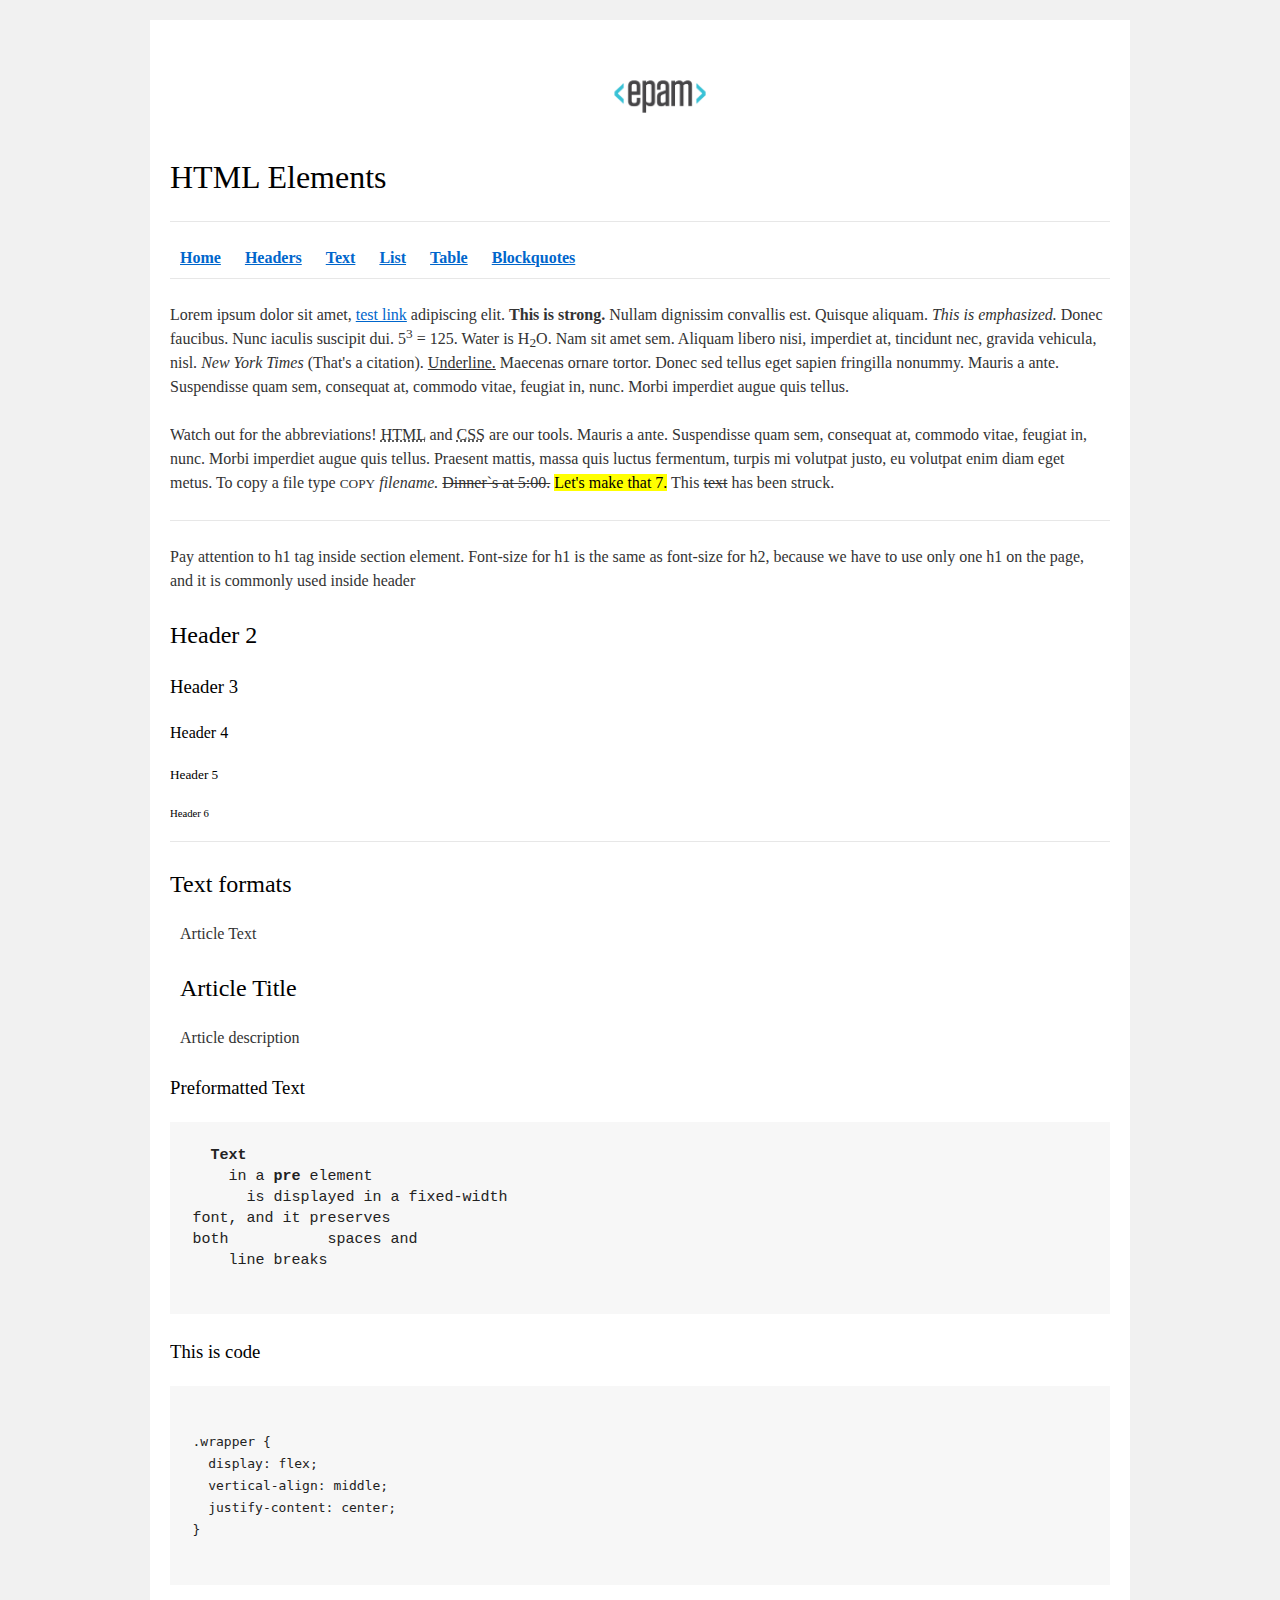
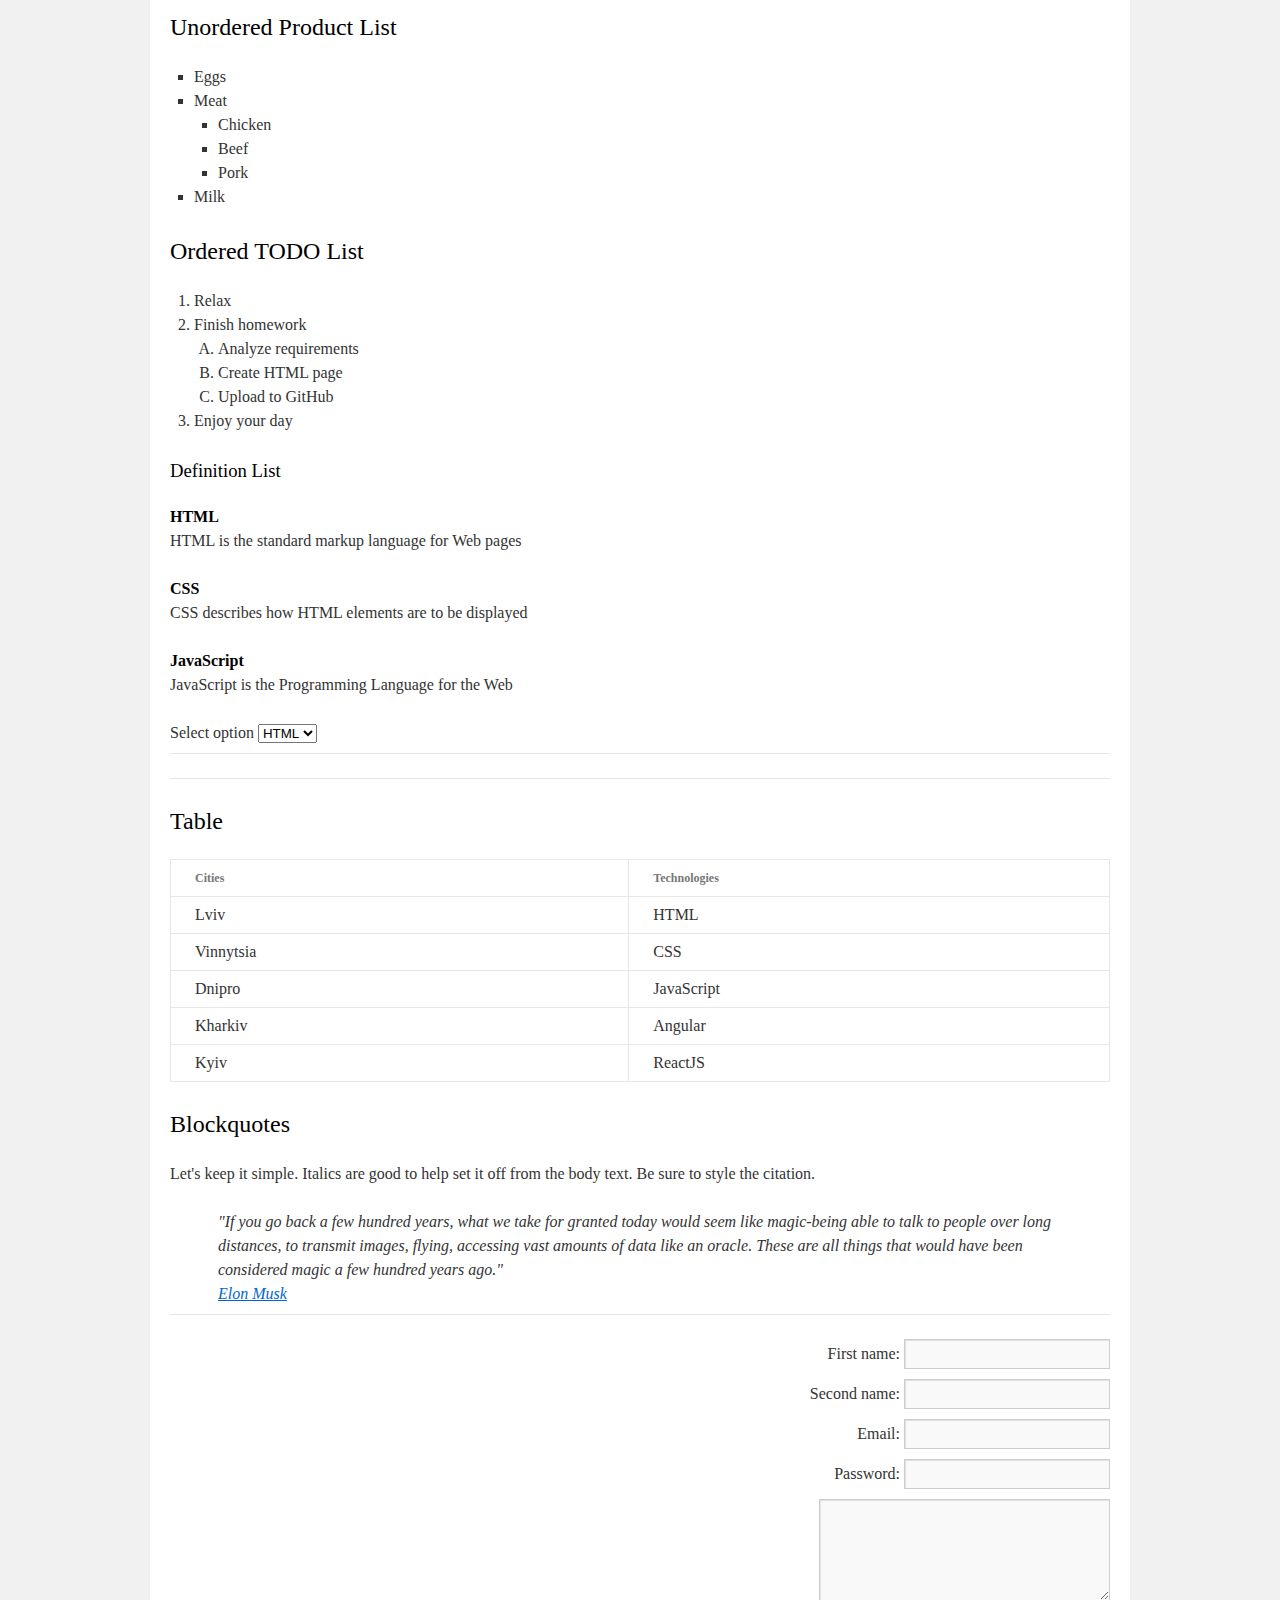
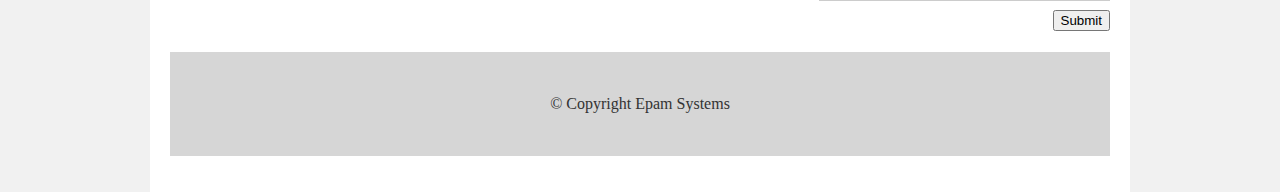
<file: FL11_HW1/homework/index.html>
<!DOCTYPE html>
<html lang="en">
  <head>
    <meta charset="utf-8" />
    <title>HTML Basics</title>
    <link rel="stylesheet" href="style.css" />
  </head>

  <body>
    <div id="wrapper">
      <div id="main">
        <div id="container">
          <div id="content" role="main">
            <header>
              <div class="logo">
                <a href="#">
                  <img src="logo.png" alt="epam-logo" />
                </a>
              </div>
              <h1>HTML Elements</h1>
            </header>
            <hr/>
            <nav class="wrapper">
              <a href="#Home"><b>Home</b></a>
              <a href="#Headers"><b>Headers</b></a>
              <a href="#Text"><b>Text</b></a>
              <a href="#List"><b>List</b></a>
              <a href="#Table"><b>Table</b></a>
              <a href="#Blockquotes"><b>Blockquotes</b></a>
            </nav>
            <hr />
              <p id="Home">
                Lorem ipsum dolor sit amet, <a href="#">test link</a> adipiscing
                elit. <b>This is strong.</b> Nullam dignissim convallis est.
                Quisque aliquam. <i>This is emphasized.</i> Donec faucibus. Nunc
                iaculis suscipit dui. 5<sup>3</sup> = 125. Water is
                H<sub>2</sub>O. Nam sit amet sem. Aliquam libero nisi, imperdiet
                at, tincidunt nec, gravida vehicula, nisl.
                <cite>New York Times</cite> (That's a citation).
                <u>Underline.</u> Maecenas ornare tortor. Donec sed tellus eget
                sapien fringilla nonummy. Mauris a ante. Suspendisse quam sem,
                consequat at, commodo vitae, feugiat in, nunc. Morbi imperdiet
                augue quis tellus.
              </p>
              <p>
                Watch out for the abbreviations!
                <abbr title="Hyper Text Markup Language">HTML</abbr> and
                <abbr title="Cascading Style Sheets">CSS</abbr> are our tools.
                Mauris a ante. Suspendisse quam sem, consequat at, commodo
                vitae, feugiat in, nunc. Morbi imperdiet augue quis tellus.
                Praesent mattis, massa quis luctus fermentum, turpis mi volutpat
                justo, eu volutpat enim diam eget metus. To copy a file type
                <small>COPY</small> <i>filename.</i> <del>Dinner`s at 5:00.</del>
                <mark>Let's make that 7.</mark> This <del>text</del> has been
                struck.
              </p>
              <hr />
              <section id="Headers">
              <p>
                Pay attention to h1 tag inside section element. Font-size for h1
                is the same as font-size for h2, because we have to use only one
                h1 on the page, and it is commonly used inside header
              </p>
              <h2>Header 2</h2>
              <h3>Header 3</h3>
              <h4>Header 4</h4>
              <h5>Header 5</h5>
              <h6>Header 6</h6>
              <hr />
            </section>
            <section id="Text">
              <h2>Text formats</h2>
              <article>
                <p>Article Text</p>
                <h2>Article Title</h2>
                <p>Article description</p>
              </article>
              <h3>Preformatted Text</h3>
              <pre>
  <b>Text</b>
    in a <b>pre</b> element
      is displayed in a fixed-width
font, and it preserves
both           spaces and
    line breaks

</pre
              >
              <h3>This is code</h3>
              <pre><code
                >
.wrapper {
  display: flex;
  vertical-align: middle;
  justify-content: center;
} 
    </code
              ></pre>
            </section>
            <section id="List">
              <h2>Unordered Product List</h2>
              <ul>
                <li>Eggs</li>
                <li>
                  Meat
                  <ul>
                    <li>Chicken</li>
                    <li>Beef</li>
                    <li>Pork</li>
                  </ul>
                </li>
                <li>Milk</li>
              </ul>
              <h2>Ordered TODO List</h2>
              <ol>
                <li>Relax</li>
                <li>
                  Finish homework
                  <ol type="A">
                    <li>Analyze requirements</li>
                    <li>Create HTML page</li>
                    <li>Upload to GitHub</li>
                  </ol>
                </li>
                <li>Enjoy your day</li>
              </ol>
              <h3>Definition List</h3>
              <dl>
                <dt>HTML</dt>
                <dd>HTML is the standard markup language for Web pages</dd>
                <dt>CSS</dt>
                <dd>CSS describes how HTML elements are to be displayed</dd>
                <dt>JavaScript</dt>
                <dd>JavaScript is the Programming Language for the Web</dd>
              </dl>
              <span>Select option</span>
              <select name="select">
                <option value="HTML">HTML</option>
                <option value="CSS">CSS</option>
                <option value="JS">JS</option>
              </select>
              <hr />
              <hr />
            </section>
            <section id="Table">
              <h2>Table</h2>
              <table>
                <thead>
                  <tr>
                    <th>Cities</th>
                    <th>Technologies</th>
                  </tr>
                </thead>
                <tbody>
                  <tr>
                    <td>Lviv</td>
                    <td>HTML</td>
                  </tr>
                  <tr>
                    <td>Vinnytsia</td>
                    <td>CSS</td>
                  </tr>
                  <tr>
                    <td>Dnipro</td>
                    <td>JavaScript</td>
                  </tr>
                  <tr>
                    <td>Kharkiv</td>
                    <td>Angular</td>
                  </tr>
                  <tr>
                    <td>Kyiv</td>
                    <td>ReactJS</td>
                  </tr>
                </tbody>
              </table>
            </section>
            <section>
              <h2 id="Blockquotes">Blockquotes</h2>
              <p>
                Let's keep it simple. Italics are good to help set it off from
                the body text. Be sure to style the citation.
              </p>

              <blockquote>
                "If you go back a few hundred years, what we take for granted
                today would seem like magic-being able to talk to people over
                long distances, to transmit images, flying, accessing vast
                amounts of data like an oracle. These are all things that would
                have been considered magic a few hundred years ago."
                <br /><a href="#">Elon Musk</a>
              </blockquote>
              <hr />
            </section>
            <form>
              <fieldset>
                <label>First name:</label>
                <input type="text" required />
              </fieldset>
              <fieldset>
                <label>Second name:</label>
                <input type="text" required />
              </fieldset>
              <fieldset>
                <label>Email:</label>
                <input type="email" required />
              </fieldset>
              <fieldset>
                <label>Password:</label>
                <input type="password" required />
              </fieldset>
              <fieldset>
                <textarea name="textarea" cols="30" rows="4"> </textarea>
              </fieldset>
              <fieldset>
                <button>Submit</button>
              </fieldset>
            </form>
            <footer>
              <span>&copy; Copyright Epam Systems</span>
            </footer>
          </div>
        </div>
      </div>
    </div>
  </body>
</html>
</file>
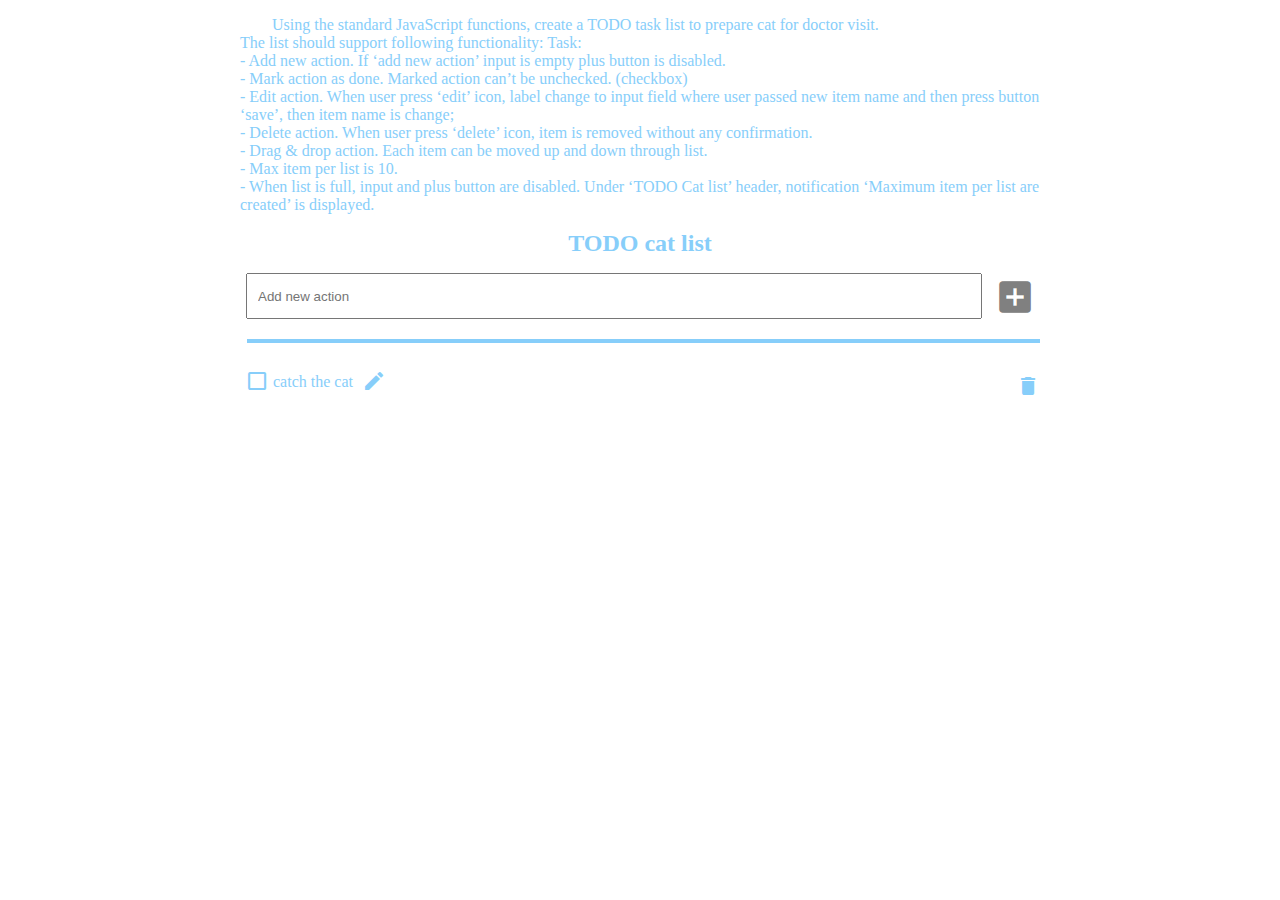
<file: FL11_HW11/homework/index.html>
<!DOCTYPE html>
<html lang="en">
  <head>
    <meta charset="UTF-8" />
    <title>Homework 11 - TODO Cat List</title>
    <link rel="stylesheet" href="./assets/material-icons/material-icons.css" />
    <link rel="stylesheet" href="./assets/styles.css" />
  </head>
  <body>
    <p>
      Using the standard JavaScript functions, create a TODO task list to
      prepare cat for doctor visit.<br />
      The list should support following functionality: Task:<br />
      - Add new action. If ‘add new action’ input is empty plus button is
      disabled. <br />
      - Mark action as done. Marked action can’t be unchecked. (checkbox)<br />
      - Edit action. When user press ‘edit’ icon, label change to input field
      where user passed new item name and then press button ‘save’, then item
      name is change;<br />
      - Delete action. When user press ‘delete’ icon, item is removed without
      any confirmation.<br />
      - Drag & drop action. Each item can be moved up and down through list.<br />
      - Max item per list is 10. <br />
      - When list is full, input and plus button are disabled. Under ‘TODO Cat
      list’ header, notification ‘Maximum item per list are created’ is
      displayed.
    </p>
    <div id="root">
      <h1>TODO cat list</h1>
      <div class="add_action">
        <input id="input-text" type="text" placeholder="Add new action" />
        <button class="btn add-action">
          <i class="material-icons add">add_box</i>
        </button>
      </div>
      <hr />
      <div class="list">
        <ol></ol>
      </div>
    </div>
    <script src="./src/app.js"></script>
  </body>
</html>
</file>
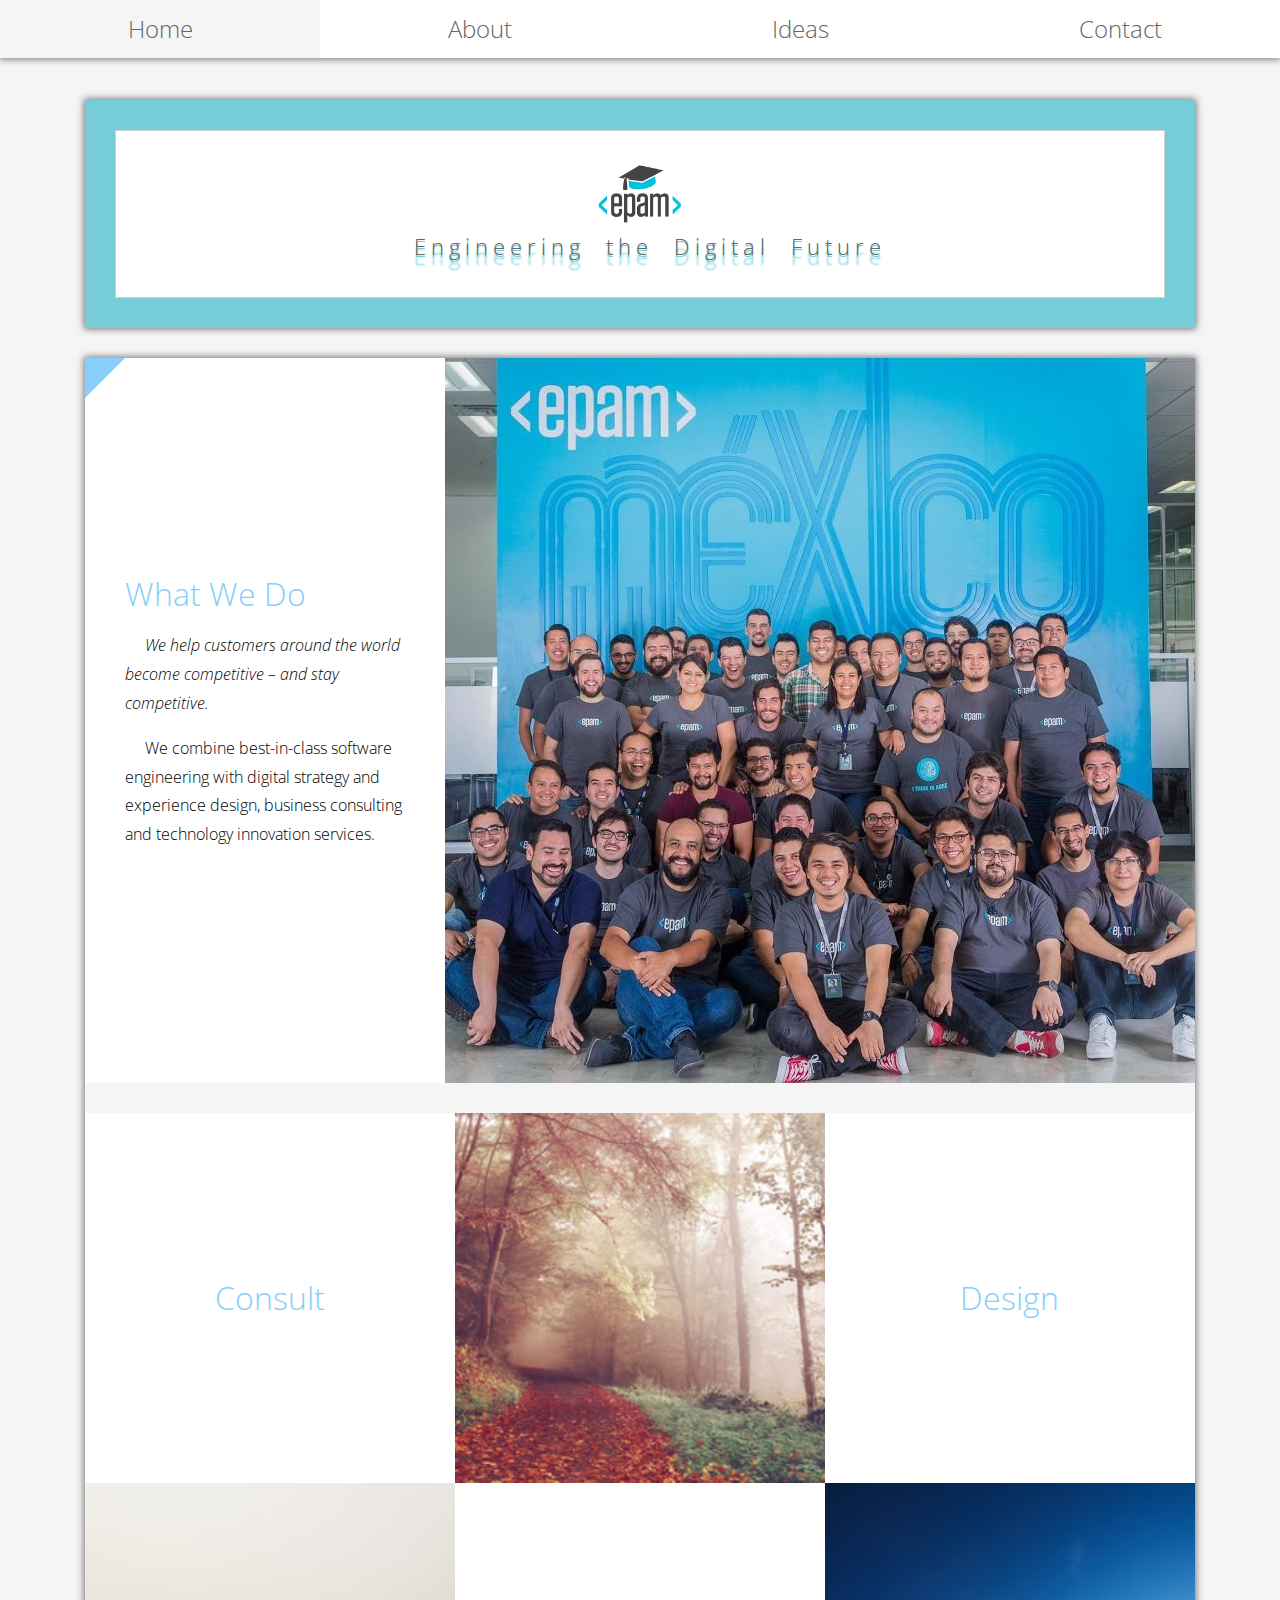
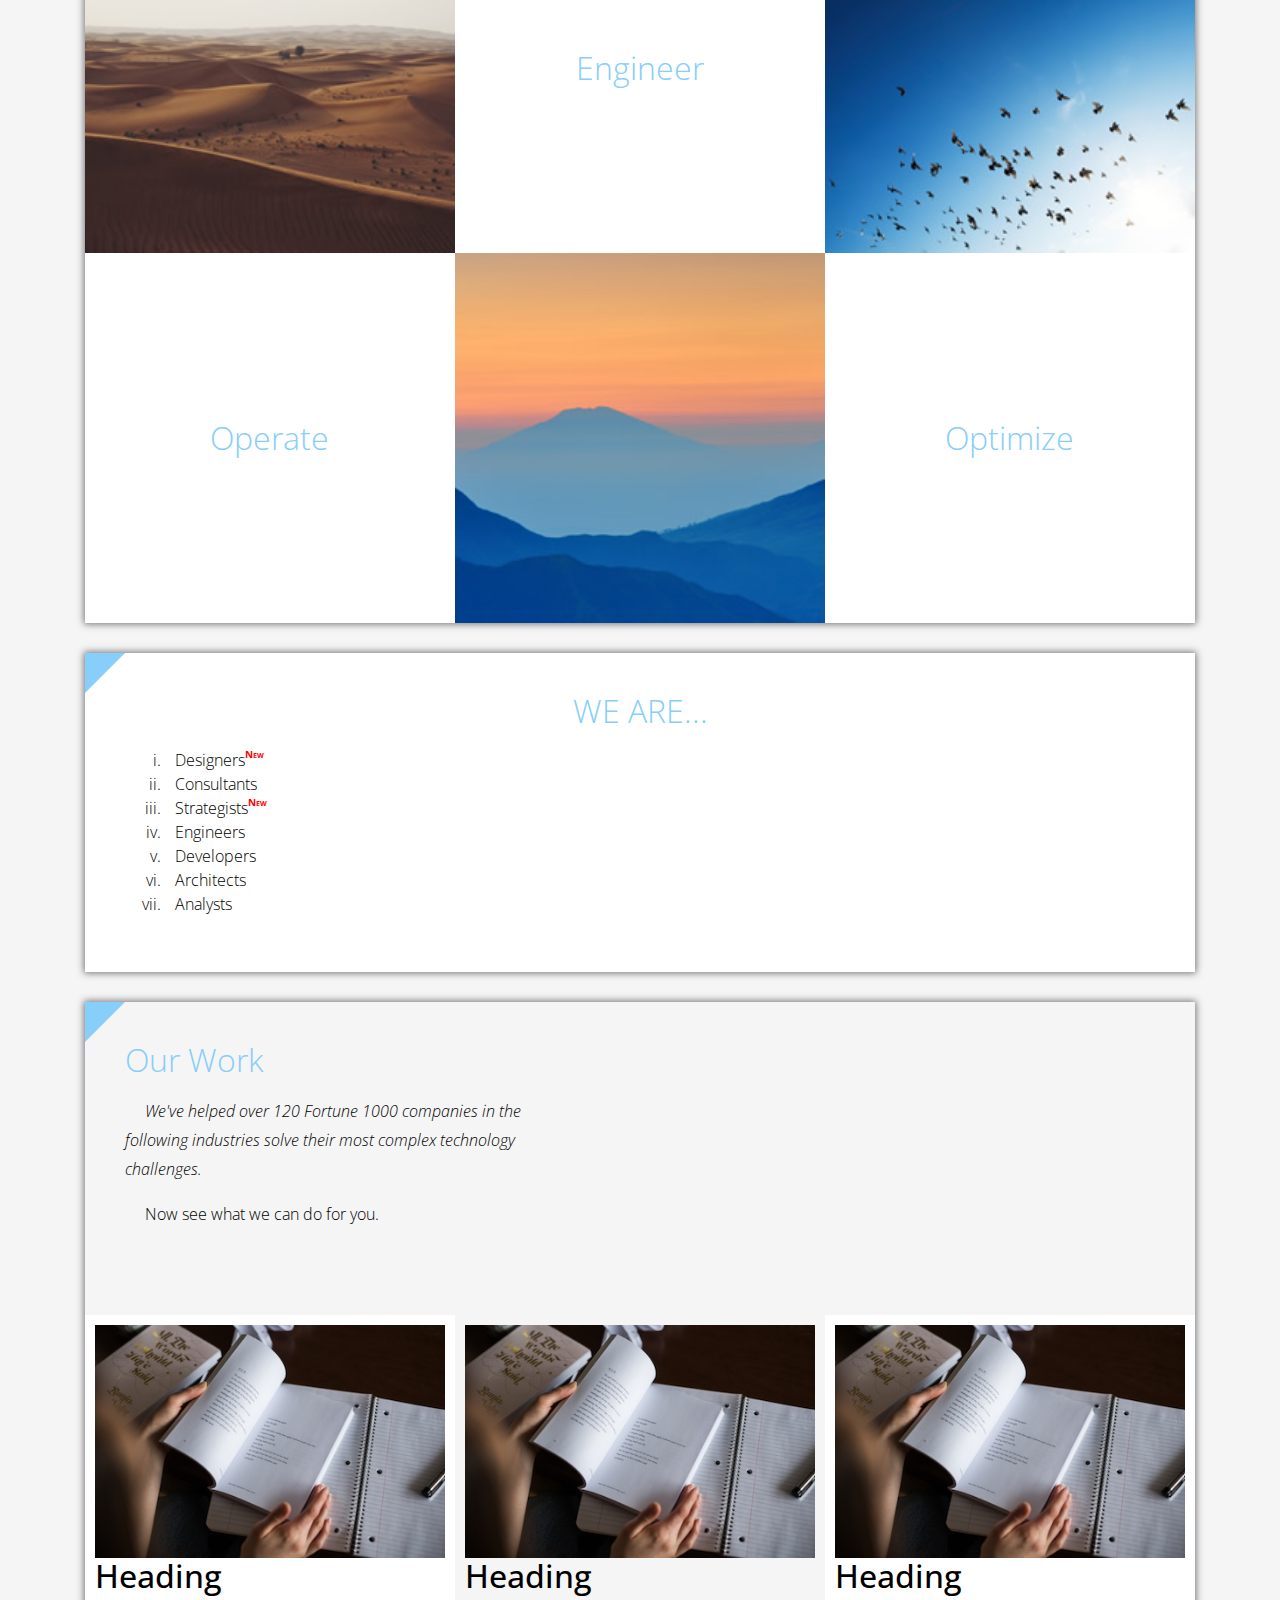
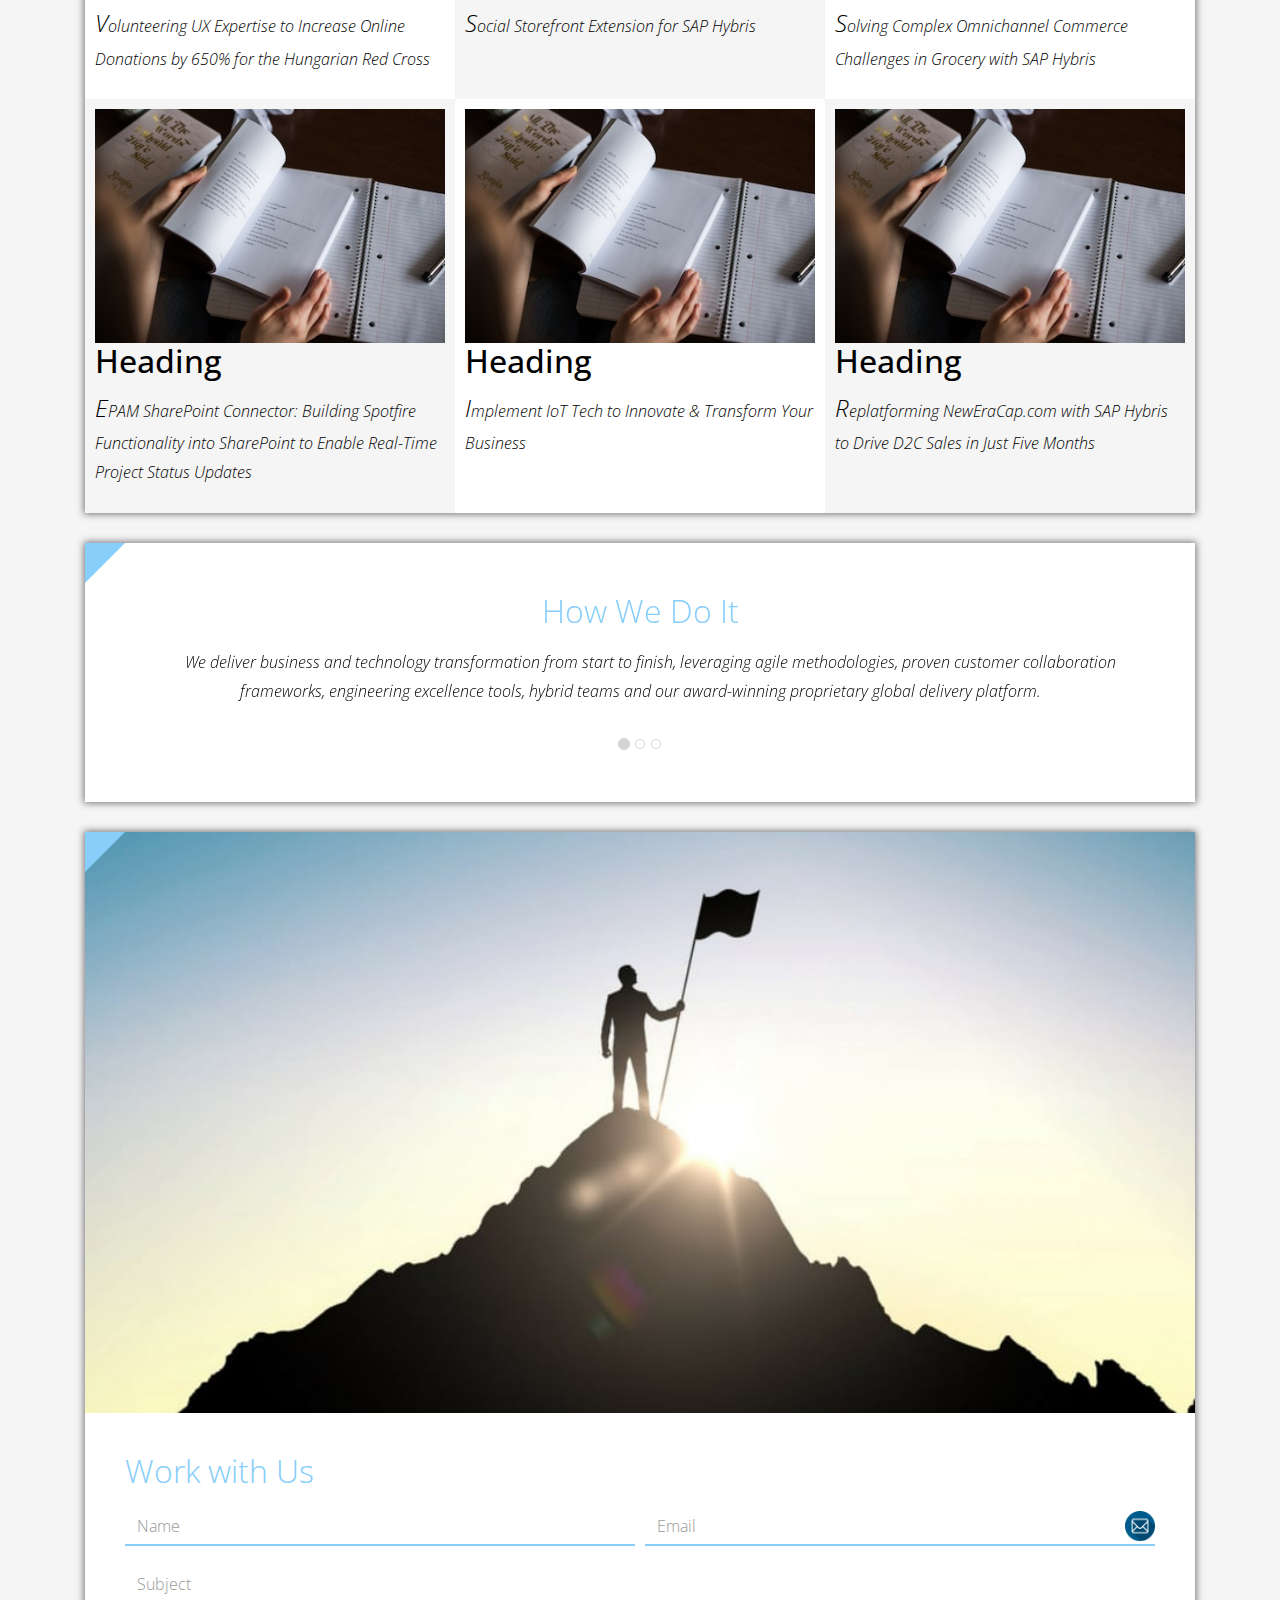
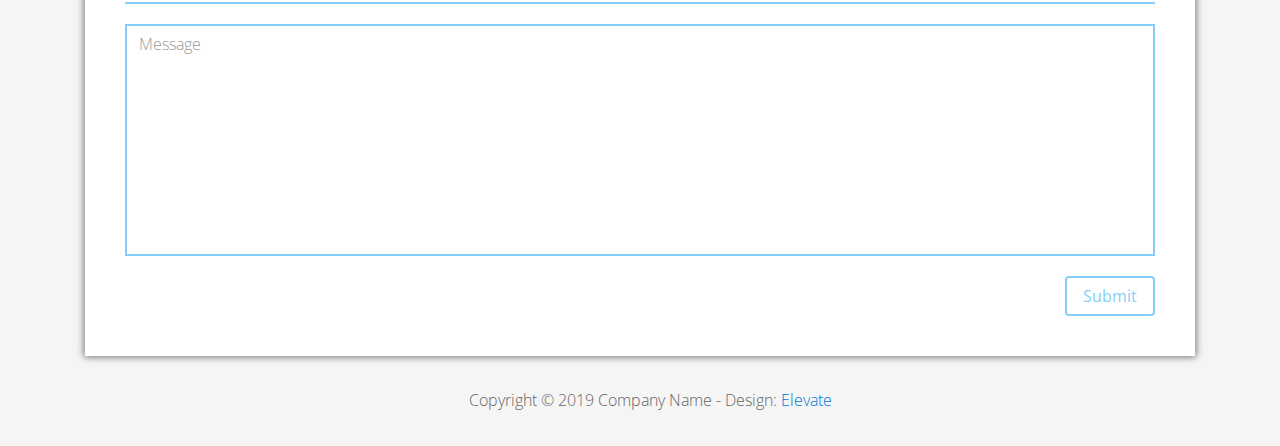
<file: FL11_HW2/homework/index.html>
<!DOCTYPE html>
<html lang="en">
<head>
  <meta charset="utf-8">
  <meta http-equiv="X-UA-Compatible" content="IE=edge">
  <meta name="viewport" content="width=device-width, initial-scale=1">

  <title>CSS Basics HW</title>



  <!-- load stylesheets -->
  <link rel="stylesheet" href="http://fonts.googleapis.com/css?family=Open+Sans:300,400">
  <!-- Google web font "Open Sans" -->
  <link rel="stylesheet" href="css/bootstrap.min.css">
  <!-- Bootstrap style -->
  <link rel="stylesheet" href="css/general.css">
  <link rel="stylesheet" href="css/style.css">
  <!-- Templatemo style -->
</head>

<body>
<div class="container">

  <div class="tm-sidebar">
    <nav class="tm-main-nav">
      <ul>
        <li class="tm-nav-item"><a href="#home" class="tm-nav-item-link">Home</a></li>
        <li class="tm-nav-item"><a href="#about" class="tm-nav-item-link">About</a></li>
        <li class="tm-nav-item"><a href="#ideas" class="tm-nav-item-link">Ideas</a></li>
        <li class="tm-nav-item"><a href="#contact" class="tm-nav-item-link">Contact</a></li>
      </ul>
    </nav>
  </div>

  <div class="tm-main-content">

    <div id="home" class="tm-content-box tm-content-header margin-b-10">
      <div class="tm-banner">
        <div class="tm-banner-inner">
          <img src="img/epam_logo.png" width="100" alt="">
          <p class="tm-banner-text">Engineering the Digital Future</p>
        </div>
      </div>
    </div>

    <section>
      <div class="tm-content-box flex-2-col">

        <div class="padding-medium flex-item tm-team-description-container flex-item">
          <h2 class="tm-section-title">What We Do</h2>
          <p class="tm-section-description">We help customers around the world become competitive – and stay competitive.</p>
          <p class="tm-section-description"> We combine best-in-class software engineering with digital strategy and experience design, business consulting and technology innovation services.</p>
        </div>
        <div class="flex-item tm-team-img">
          <img src="img/epam-mexico.jpg" alt="epam-mexico">
        </div>

      </div>

      <div id="about" class="tm-content-box">

        <ul class="boxes gallery-container">
          <li class="box box-bg">
            <h2 class="tm-section-title tm-section-title-box tm-box-bg-title">Consult</h2>
          </li>
          <li class="box">
            <a href="img/idea-large-01.jpg">
              <img src="img/idea-01.jpg" alt="Image" class="img-fluid thumbnail box-img">
            </a>
          </li>
          <li class="box box-bg">
            <h2 class="tm-section-title tm-section-title-box tm-box-bg-title">Design</h2>
          </li>
          <li class="box">
            <a href="img/idea-large-02.jpg">
              <img src="img/idea-02.jpg" alt="Image" class="img-fluid thumbnail box-img">
            </a>
          </li>
          <li class="box box-bg">
            <h2 class="tm-section-title tm-section-title-box tm-box-bg-title">Engineer</h2>
          </li>
          <li class="box">
            <a href="img/idea-large-03.jpg">
              <img src="img/idea-03.jpg" alt="Image" class="img-fluid thumbnail box-img">
            </a>
          </li>
          <li class="box box-bg">
            <h2 class="tm-section-title tm-section-title-box tm-box-bg-title">Operate</h2>
          </li>
          <li class="box">
            <a href="img/idea-large-04.jpg">
              <img src="img/idea-04.jpg" alt="Image" class="img-fluid thumbnail box-img">
            </a>
          </li>
          <li class="box box-bg">
            <h2 class="tm-section-title tm-section-title-box tm-box-bg-title">Optimize</h2>
          </li>
        </ul>

      </div>

    </section>

    <!-- slider -->
    <section class="heading tm-content-box">
      <div class="padding-medium">
        <h2> WE ARE...</h2>
        <ol>
          <li><a href="index.html" class="text">Designers</a></li>
          <li><a href="index.html">Consultants</a></li>
          <li><a href="#" class="text">Strategists</a></li>
          <li><a href="#">Engineers</a></li>
          <li><a href="#">Developers</a></li>
          <li><a href="#">Architects</a></li>
          <li><a href="#">Analysts</a></li>
        </ol>
      </div>
    </section>

    <section class="blocks">
      <div class="padding-medium flex-item tm-team-description-container">
        <h2 class="tm-section-title">Our Work</h2>
        <p class="tm-section-description">We've helped over 120 Fortune 1000 companies in the following industries solve their most complex technology challenges. </p>
        <p class="tm-section-description"> Now see what we can do for you.</p>
      </div>
      <div class="tm-content-box flex-2-col">
      </div>
      <div  class="tm-content-box">
        <ul class="boxes gallery-container">
          <li class="box box-work">
            <img src="img/study.jpeg" alt="Image" class="img-fluid">
            <div>
              <h2>Heading</h2>
              <p>Volunteering UX Expertise to Increase Online Donations by 650% for the Hungarian Red Cross</p>
            </div>
          </li>
          <li class="box box-work">
            <img src="img/study.jpeg" alt="Image" class="img-fluid">
            <div>
              <h2>Heading</h2>
              <p>Social Storefront Extension for SAP Hybris</p>
            </div>
          </li>
          <li class="box box-work">
            <img src="img/study.jpeg" alt="Image" class="img-fluid">
            <div>
              <h2>Heading</h2>
              <p>Solving Complex Omnichannel Commerce Challenges in Grocery with SAP Hybris</p>
            </div>
          </li>
          <li class="box box-work">
            <img src="img/study.jpeg" alt="Image" class="img-fluid">
            <div>
              <h2>Heading</h2>
              <p>EPAM SharePoint Connector: Building Spotfire Functionality into SharePoint to Enable Real-Time Project Status Updates</p>
            </div>
          </li>
          <li class="box box-work">
            <img src="img/study.jpeg" alt="Image" class="img-fluid">
            <div>
              <h2>Heading</h2>
              <p>Implement IoT Tech to Innovate &amp; Transform Your Business</p>
            </div>
          </li>
          <li class="box box-work">
            <img src="img/study.jpeg" alt="Image" class="img-fluid">
            <div>
              <h2>Heading</h2>
              <p>Replatforming NewEraCap.com with SAP Hybris to Drive D2C Sales in Just Five Months</p>
            </div>
          </li>
        </ul>

      </div>
    </section>

    <section id="ideas">
      <div id="tmCarousel" class="carousel slide tm-content-box" data-ride="carousel">

        <ol class="carousel-indicators">
          <li data-target="#tmCarousel" data-slide-to="0" class="active"></li>
          <li data-target="#tmCarousel" data-slide-to="1" class=""></li>
          <li data-target="#tmCarousel" data-slide-to="2" class=""></li>
        </ol>

        <div class="carousel-inner" role="listbox">

          <div class="carousel-item active">
            <div class="carousel-content">
              <div class="flex-item">
                <h2 class="tm-section-title">How We Do It</h2>
                <p class="tm-section-description carousel-description">We deliver business and technology transformation from start to finish, leveraging agile methodologies, proven customer collaboration frameworks, engineering excellence tools, hybrid teams and our award-winning proprietary global delivery platform.</p>
              </div>
            </div>
          </div>

          <div class="carousel-item">
            <div class="carousel-content">
              <div class="flex-item">
                <h2 class="tm-section-title">Our Clients</h2>
                <p class="tm-section-description carousel-description">Lorem ipsum dolor sit amet,
                  consectetur adipiscing elit. Quisque vel nisi pharetra nibh varius pharetra ac
                  sagittis nisi. Etiam pharetra vestibulum hendrerit. Pellentesque interdum metus
                  sed massa rutrum.</p>
              </div>
            </div>
          </div>

          <div class="carousel-item">
            <div class="carousel-content">
              <div class="flex-item">
                <h2 class="tm-section-title">Our Projects</h2>
                <p class="tm-section-description carousel-description">Donec ex libero, fringilla
                  vitae purus sit amet, rhoncus pharetra lorem. Pellentesque id sem id lacus
                  ultricies vehicula. Aliquam rutrum mi non. Pellentesque interdum metus sed massa
                  rutrum.</p>
              </div>
            </div>
          </div>

        </div>

      </div>
    </section>

    <section class="tm-content-box">
      <img src="img/contact-us.jpg" alt="Contact image" class="img-fluid img-contact-us">

      <div id="contact" class="padding-medium">
        <h2 class="tm-section-title">Work with Us</h2>
        <form action="#contact" method="get" class="contact-form">

          <div class="form-group col-xs-12 col-sm-12 col-md-6 col-lg-6 form-group-2-col-left">
            <input type="text" id="contact_name" name="contact_name" class="form-control"
                   placeholder="Name" required/>
          </div>
          <div class="form-group col-xs-12 col-sm-12 col-md-6 col-lg-6 form-group-2-col-right mandatory-field">
            <input type="email" id="contact_email" name="contact_email" class="form-control"
                   placeholder="Email" required/>
          </div>
          <div class="form-group">
            <input type="text" id="contact_subject" name="contact_subject" class="form-control"
                   placeholder="Subject" required/>
          </div>
          <div class="form-group">
            <textarea id="contact_message" name="contact_message" class="form-control" rows="9"
                      placeholder="Message" required></textarea>
          </div>

          <button type="submit" class="btn btn-primary submit-btn">Submit</button>

        </form>
      </div>
    </section>

    <footer class="tm-footer">
      <p class="text-xs-center">Copyright &copy; 2019 Company Name

        - Design: <a rel="nofollow" href="http://www.templatemo.com/tm-481-elevate"
                     target="_parent">Elevate</a></p>
    </footer>

  </div>

</div>

</body>
</html>
</file>
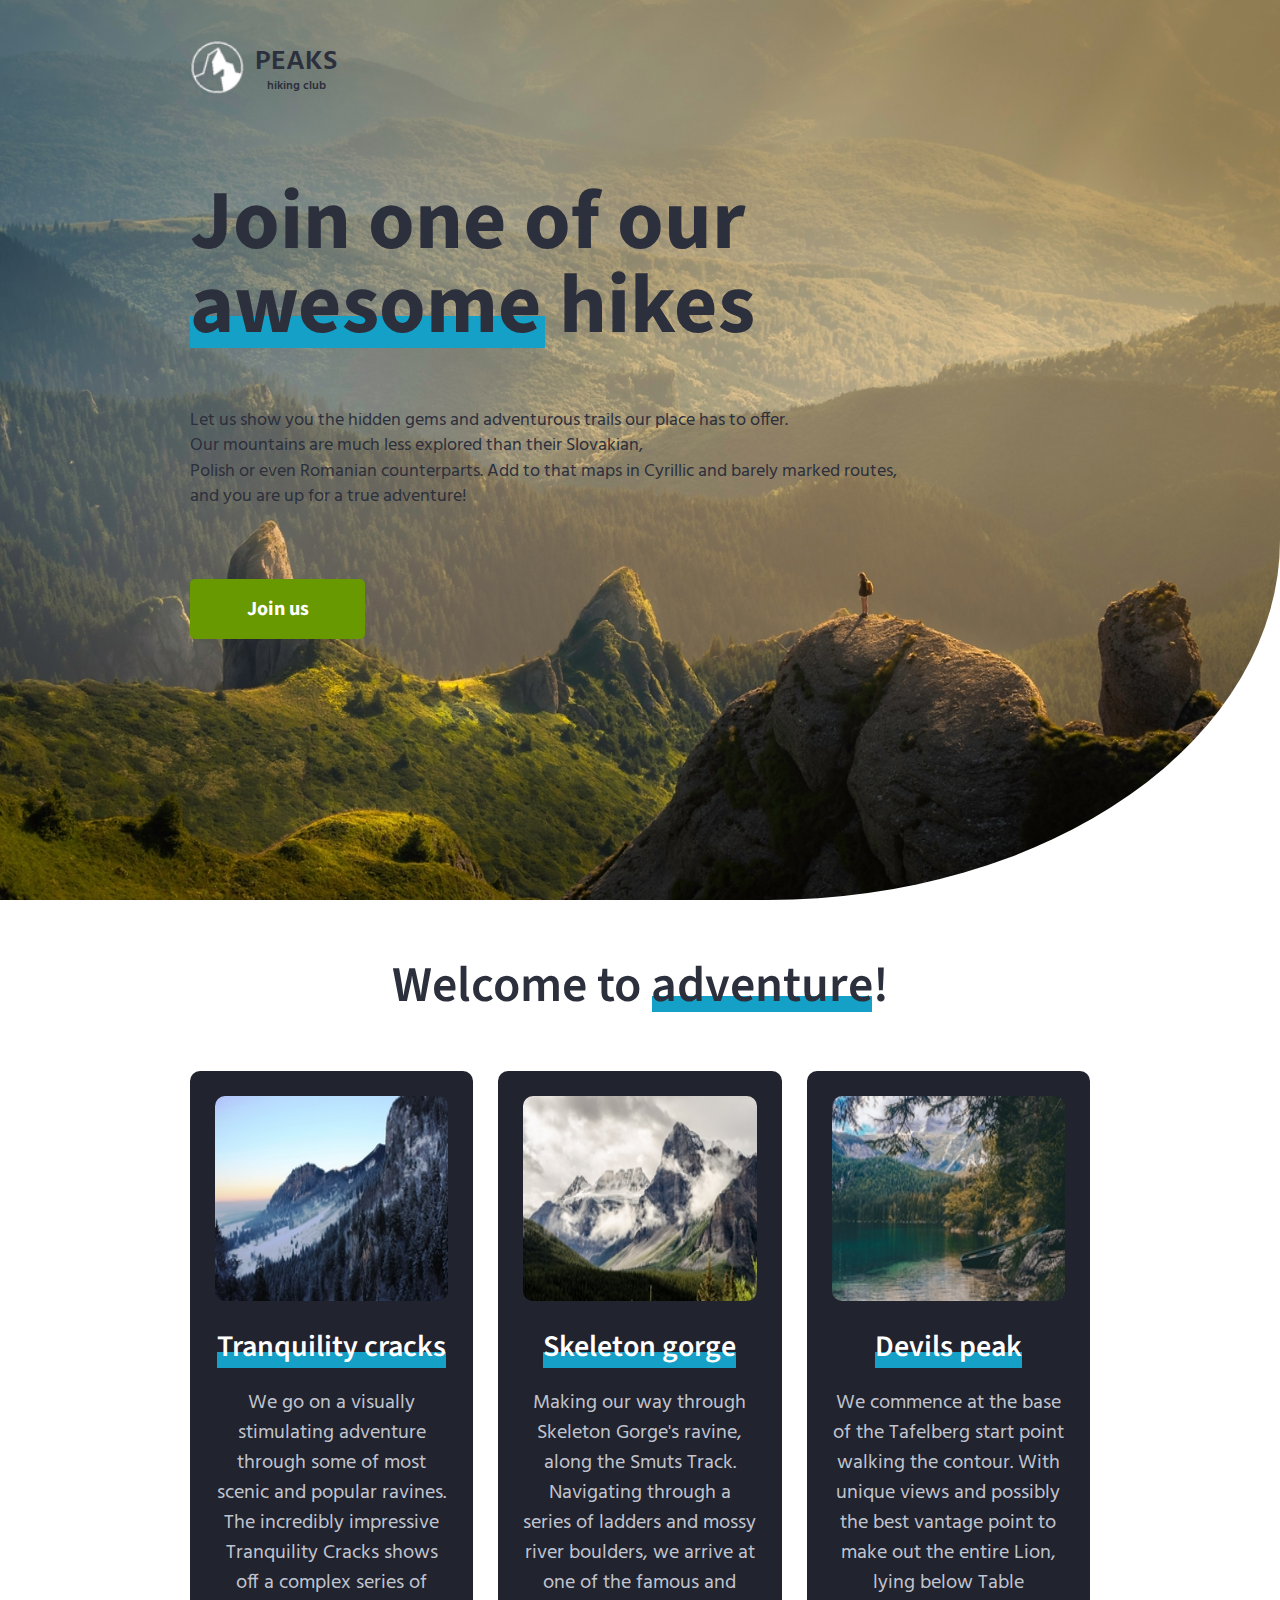
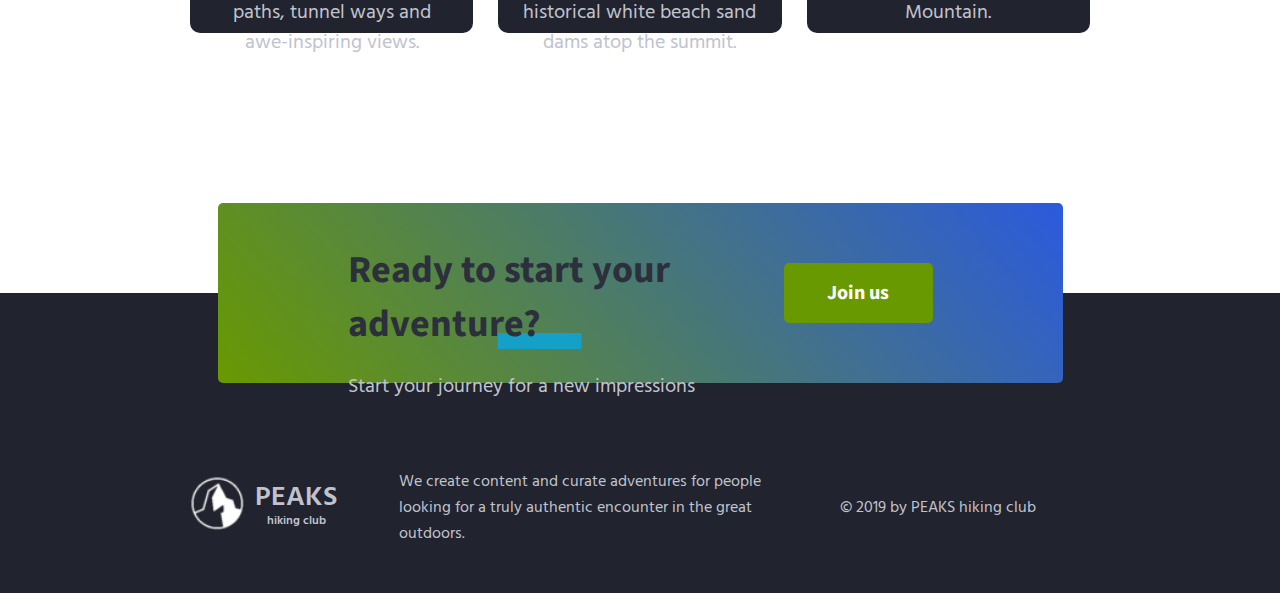
<file: FL11_HW3/homework/index.html>
<!DOCTYPE html>
<html lang="en">

  <head>
    <meta charset="UTF-8">
    <meta name="viewport" content="width=device-width, initial-scale=1.0">
    <meta http-equiv="X-UA-Compatible" content="ie=edge">
    <link href="https://fonts.googleapis.com/css?family=Hind:400,600%7CSource+Sans+Pro:400,600,700%7CFresca" rel="stylesheet"/>
    <link rel="stylesheet" type="text/css" href="css/style1.css">
    <!-- <link rel="stylesheet" type="text/css" href="css/style2.css"> -->
    <title>PEAKS hiking club</title>
  </head>

  <body>
    <header class="header">
      <div class="header-wrap">
        <div class="landing-logo">
          <img src="img/m-logo.png" alt="logo" />
          <p>PEAKS<span>hiking club</span></p>
        </div>
        <p class="header_heading">
          Join one of our awesome hikes
        </p>
        <p class="header_text">
          Let us show you the hidden gems and adventurous trails our place has to offer.
          Our mountains are much less explored than their Slovakian,
          Polish or even Romanian counterparts. Add to that maps in Cyrillic and barely marked routes,
          and you are up for a true adventure!
        </p>
        <button class="header_button">Join us</button>
      </div>
    </header>
    <main class="section">
      <p class="section_text">
        Welcome to adventure!
      </p>
      <div class="section_card_wrap">
        <div class="section_card">
          <img class="section_card_img"
               src="img/m-1.jpg"
               alt="experts"/>
          <p class="section_card_heading">
            Tranquility cracks
            <span class="section_card_underline"></span>
          </p>
          <p class="section_card_text">
            We go on a visually stimulating adventure through some of most scenic and popular ravines.
            The incredibly impressive Tranquility Cracks shows off a complex series of paths, tunnel ways and awe-inspiring views.
          </p>
        </div>
        <div class="section_card">
          <img class="section_card_img"
               src="img/m-2.jpg"
               alt="content formats"/>
          <p class="section_card_heading">
            Skeleton gorge
            <span class="section_card_underline"></span>
          </p>
          <p class="section_card_text">
            Making our way through Skeleton Gorge's ravine, along the Smuts Track.
            Navigating through a series of ladders and mossy river boulders, we arrive at one of the famous and historical white beach sand dams atop the summit.
          </p>
        </div>
        <div class="section_card">
          <img class="section_card_img"
               src="img/m-3.jpg"
               alt="certificate"/>
          <p class="section_card_heading">
            Devils peak
            <span class="section_card_underline"></span>
          </p>
          <p class="section_card_text">
            We commence at the base of the Tafelberg start point walking the contour.
            With unique views and possibly the best vantage point to make out the entire Lion, lying below Table Mountain.
          </p>
        </div>
      </div>
      <div class="section_banner">
        <div class="section_banner_text_wrap">
          <p class="section_banner_heading">
            Ready to start your adventure?
          </p>
          <p class="section_banner_text">
            Start your journey for a new impressions
          </p>
        </div>
        <button class="section_banner_button">Join us</button>
      </div>
    </main>
    <footer class="footer">
      <div class="footer-wrap">
        <div class="footer_logo landing-logo">
          <img src="img/m-logo.png" alt="logo" />
          <p>PEAKS<span>hiking club</span></p>
        </div>
        <p class="footer_text">
          We create content  and curate adventures for  people looking for a truly authentic encounter in the great outdoors.
        </p>
        <span class="footer-cr">
          &copy; 2019 by PEAKS hiking club
        </span>
      </div>
    </footer>
  </body>

</html>
</file>
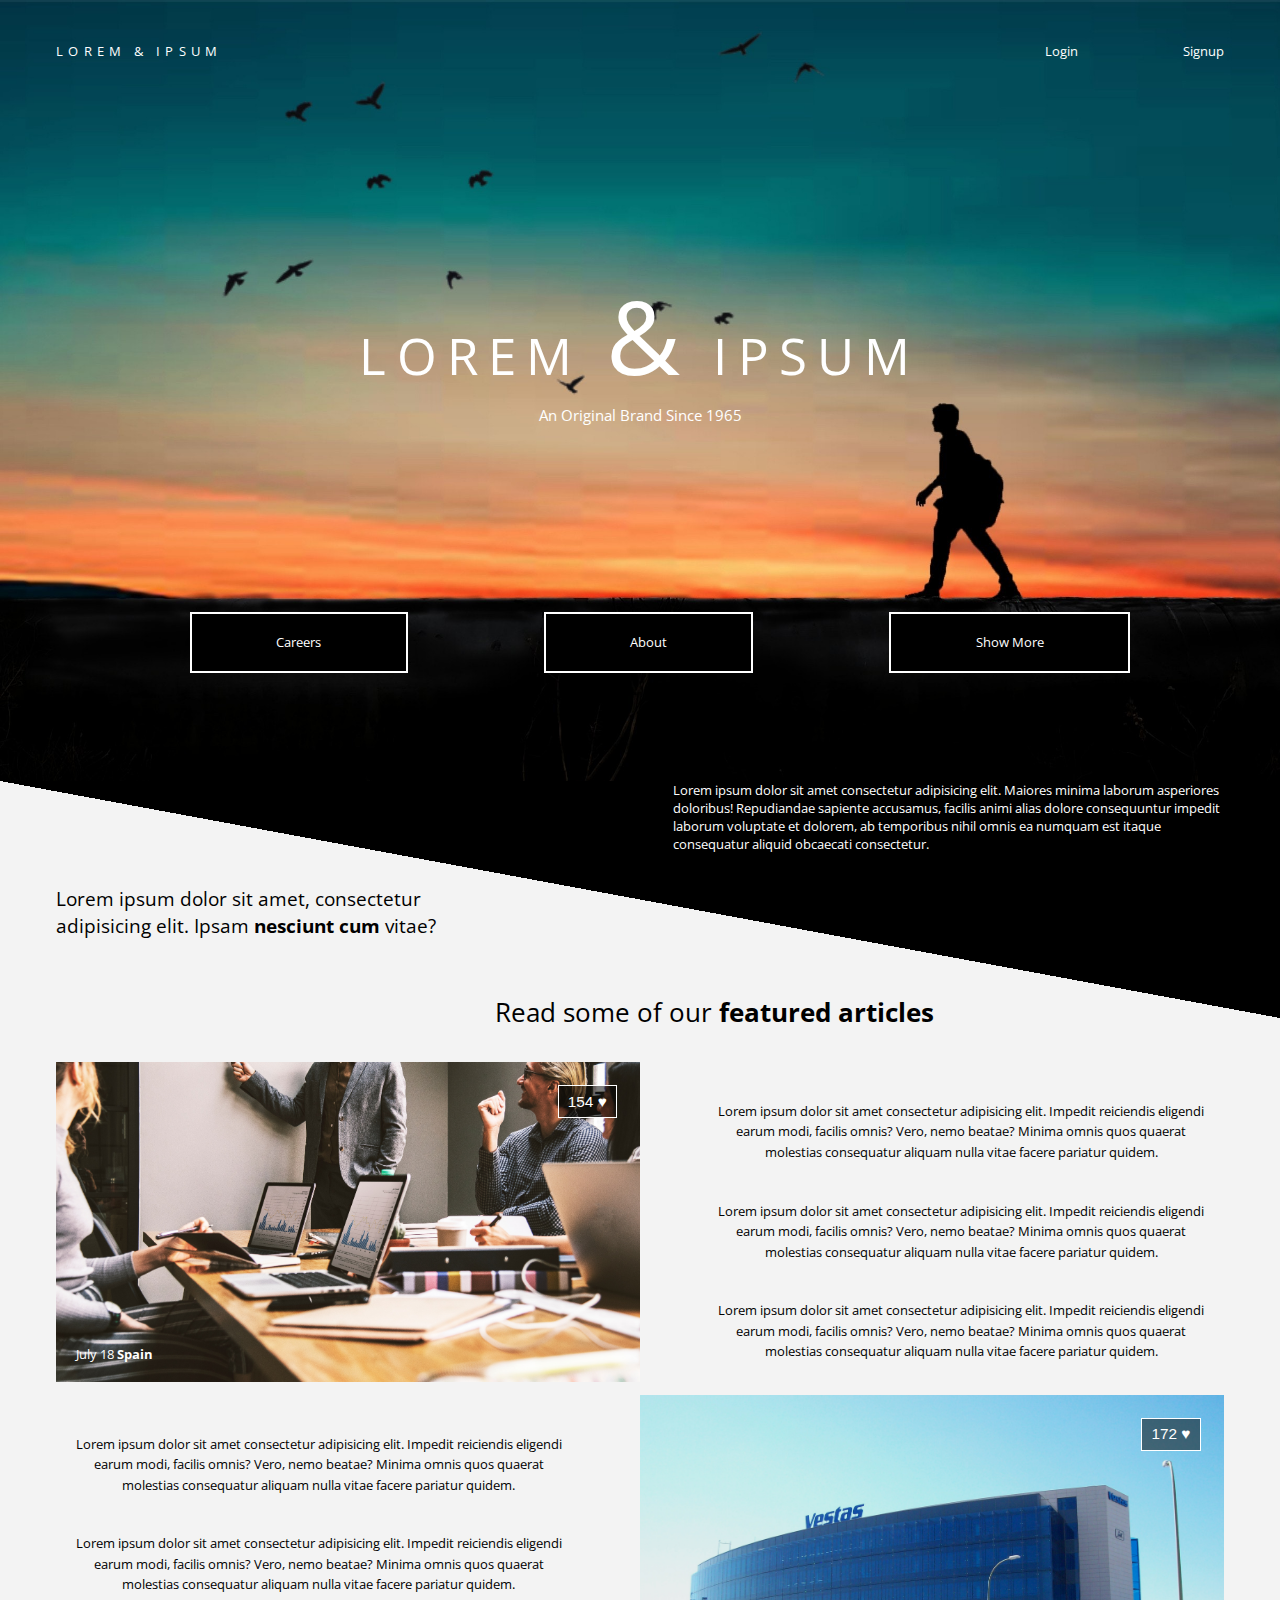
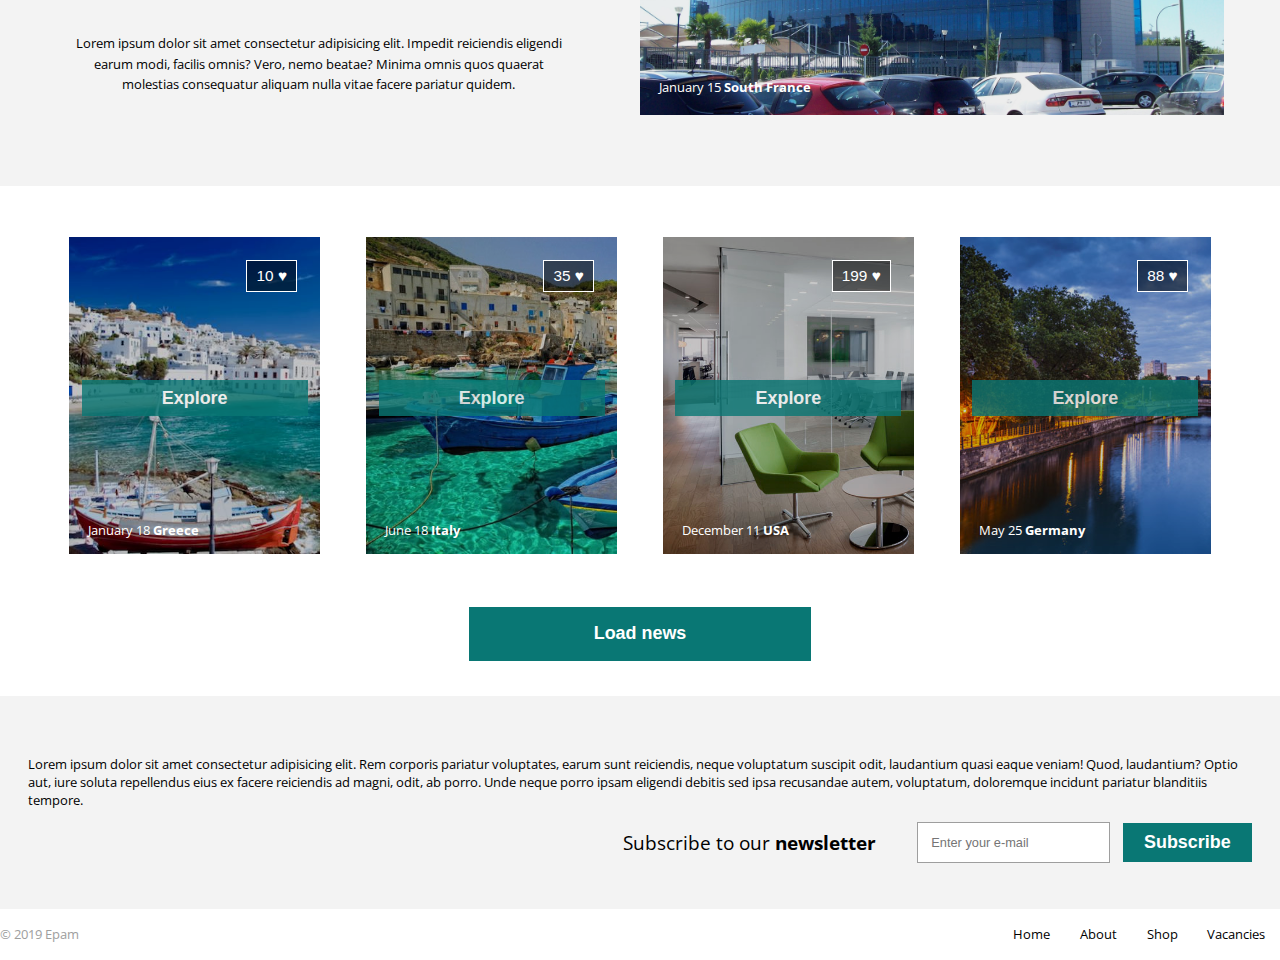
<file: FL11_HW4/homework/index.html>
<!DOCTYPE html>
<html lang="zxx">
  <head>
    <meta charset="UTF-8" />
    <meta name="viewport" content="width=device-width, initial-scale=1.0" />
    <meta http-equiv="X-UA-Compatible" content="ie=edge" />
    <title>Lorem & Ipsum</title>
    <link
      rel="stylesheet"
      href="http://fonts.googleapis.com/css?family=Open+Sans"
    />
    <link rel="stylesheet" href="css/style.css" />
  </head>
  <body>
    <header class="header">
      <div class="wrap">
        <a class="logo" href="#">Lorem & ipsum</a>
        <div class="athorize">
          <a href="#">Login</a>
          <a href="#">Signup</a>
        </div>
      </div>
      <div class="header-text-wrap">
        <p class="header-heading">Lorem <span>&#38;</span> Ipsum</p>
        <p class="header-text">An original brand since 1965</p>
      </div>
      <nav>
        <ul class="header-menu">
          <li>
            <a class="border-btn" href="#">Careers</a>
          </li>
          <li>
            <a class="border-btn" href="#">About</a>
          </li>
          <li>
            <a class="border-btn" href="#">Show More</a>
          </li>
        </ul>
      </nav>
    </header>
    <main class="section">
      <div class="section-text">
        <p class="text section-text-white">
          Lorem ipsum dolor sit amet consectetur adipisicing elit. Maiores
          minima laborum asperiores doloribus! Repudiandae sapiente accusamus,
          facilis animi alias dolore consequuntur impedit laborum voluptate et
          dolorem, ab temporibus nihil omnis ea numquam est itaque consequatur
          aliquid obcaecati consectetur.
        </p>
        <p class="section-text-black">
          Lorem ipsum dolor sit amet, consectetur 
          adipisicing elit. Ipsam <strong>nesciunt cum</strong> vitae?
        </p>
      </div>
      <div class="featured">
        <p class="featured-header">
          Read some of our <strong>featured articles</strong>
        </p>
        <div class="featured-item-wrap">
          <div class="featured-item">
            <div class="featured-item-img">
              <img src="img/sample-1.jpg" alt="meeting" />
              <p class="img-text">July 18 <b>Spain</b></p>
              <button class="btn-like">
                <span>154 &#9829;</span>
              </button>
            </div>
            <div class="featured-item-text text">
              <p>
                Lorem ipsum dolor sit amet consectetur adipisicing elit. Impedit
                reiciendis eligendi earum modi, facilis omnis? Vero, nemo
                beatae? Minima omnis quos quaerat molestias consequatur aliquam
                nulla vitae facere pariatur quidem.
              </p>
              <p>
                Lorem ipsum dolor sit amet consectetur adipisicing elit. Impedit
                reiciendis eligendi earum modi, facilis omnis? Vero, nemo
                beatae? Minima omnis quos quaerat molestias consequatur aliquam
                nulla vitae facere pariatur quidem.
              </p>
              <p>
                Lorem ipsum dolor sit amet consectetur adipisicing elit. Impedit
                reiciendis eligendi earum modi, facilis omnis? Vero, nemo
                beatae? Minima omnis quos quaerat molestias consequatur aliquam
                nulla vitae facere pariatur quidem.
              </p>
            </div>
          </div>
          <div class="featured-item">
            <div class="featured-item-text text">
              <p>
                Lorem ipsum dolor sit amet consectetur adipisicing elit. Impedit
                reiciendis eligendi earum modi, facilis omnis? Vero, nemo
                beatae? Minima omnis quos quaerat molestias consequatur aliquam
                nulla vitae facere pariatur quidem.
              </p>
              <p>
                Lorem ipsum dolor sit amet consectetur adipisicing elit. Impedit
                reiciendis eligendi earum modi, facilis omnis? Vero, nemo
                beatae? Minima omnis quos quaerat molestias consequatur aliquam
                nulla vitae facere pariatur quidem.
              </p>
              <p>
                Lorem ipsum dolor sit amet consectetur adipisicing elit. Impedit
                reiciendis eligendi earum modi, facilis omnis? Vero, nemo
                beatae? Minima omnis quos quaerat molestias consequatur aliquam
                nulla vitae facere pariatur quidem.
              </p>
            </div>
            <div class="featured-item-img">
              <img src="img/sample-2.jpg" alt="office-building" />
              <p class="img-text text">
                January 15 <b>South France</b>
              </p>
              <button class="btn-like">
                <span>172 &#9829;</span>
              </button>
            </div>
          </div>
        </div>
      </div>
      <div class="explore">
        <ul class="news">
          <li class="news-item">
            <img src="img/news-list-1.jpg" alt="Greece Beach" />
            <div class="img-gradient"></div>
            <p class="img-text">January 18 <b>Greece</b></p>
            <button class="btn-like">
              <span>10 &#9829;</span>
            </button>
            <button class="btn-explore  btn">Explore</button>
          </li>
          <li class="news-item">
            <img src="img/news-list-2.jpg" alt="Italy Beach" />
            <div class="img-gradient"></div>
            <p class="img-text">June 18 <b>Italy</b></p>
            <button class="btn-like">
              <span>35 &#9829;</span>
            </button>
            <button class="btn-explore  btn">Explore</button>
          </li>
          <li class="news-item">
            <img src="img/news-list-3.jpg" alt="office" />
            <div class="img-gradient"></div>
            <p class="img-text">December 11 <b>USA</b></p>
            <button class="btn-like">
              <span>199 &#9829;</span>
            </button>
            <button class="btn-explore  btn">Explore</button>
          </li>
          <li class="news-item">
            <img src="img/news-list-4.jpg" alt="Germany river" />
            <div class="img-gradient"></div>
            <p class="img-text">May 25 <b>Germany</b></p>
            <button class="btn-like">
              <span>88 &#9829;</span>
            </button>
            <button class="btn-explore btn">Explore</button>
          </li>
        </ul>
        <button class="btn-news btn">Load news</button>
      </div>
      <div class="subscribe">
        <div class="subscribe-wrap">
          <p class="text">
            Lorem ipsum dolor sit amet consectetur adipisicing elit. Rem corporis pariatur voluptates, earum sunt reiciendis, neque voluptatum suscipit odit, laudantium quasi eaque veniam! Quod, laudantium? Optio aut, iure soluta repellendus eius ex facere reiciendis ad magni, odit, ab porro. Unde neque porro ipsam eligendi debitis sed ipsa recusandae autem, voluptatum, doloremque incidunt pariatur blanditiis tempore.
          </p>
          <div class="subscribe-form">
            <p class="subscribe-text">Subscribe to our <b>newsletter</b></p>
            <input type="email" name="email" placeholder="Enter your e-mail" />
            <button type="submit" class="btn btn-submit">
              Subscribe
            </button>
          </div>
        </div>
      </div>
    </main>
    <footer>
      <p><a href="#">&copy; 2019 Epam</a></p>
      <nav>
        <ul class="footer-nav">
          <li><a href="#">Home</a></li>
          <li><a href="#">About</a></li>
          <li><a href="#">Shop</a></li>
          <li><a href="#">Vacancies</a></li>
        </ul>
      </nav>
    </footer>
  </body>
</html>
</file>
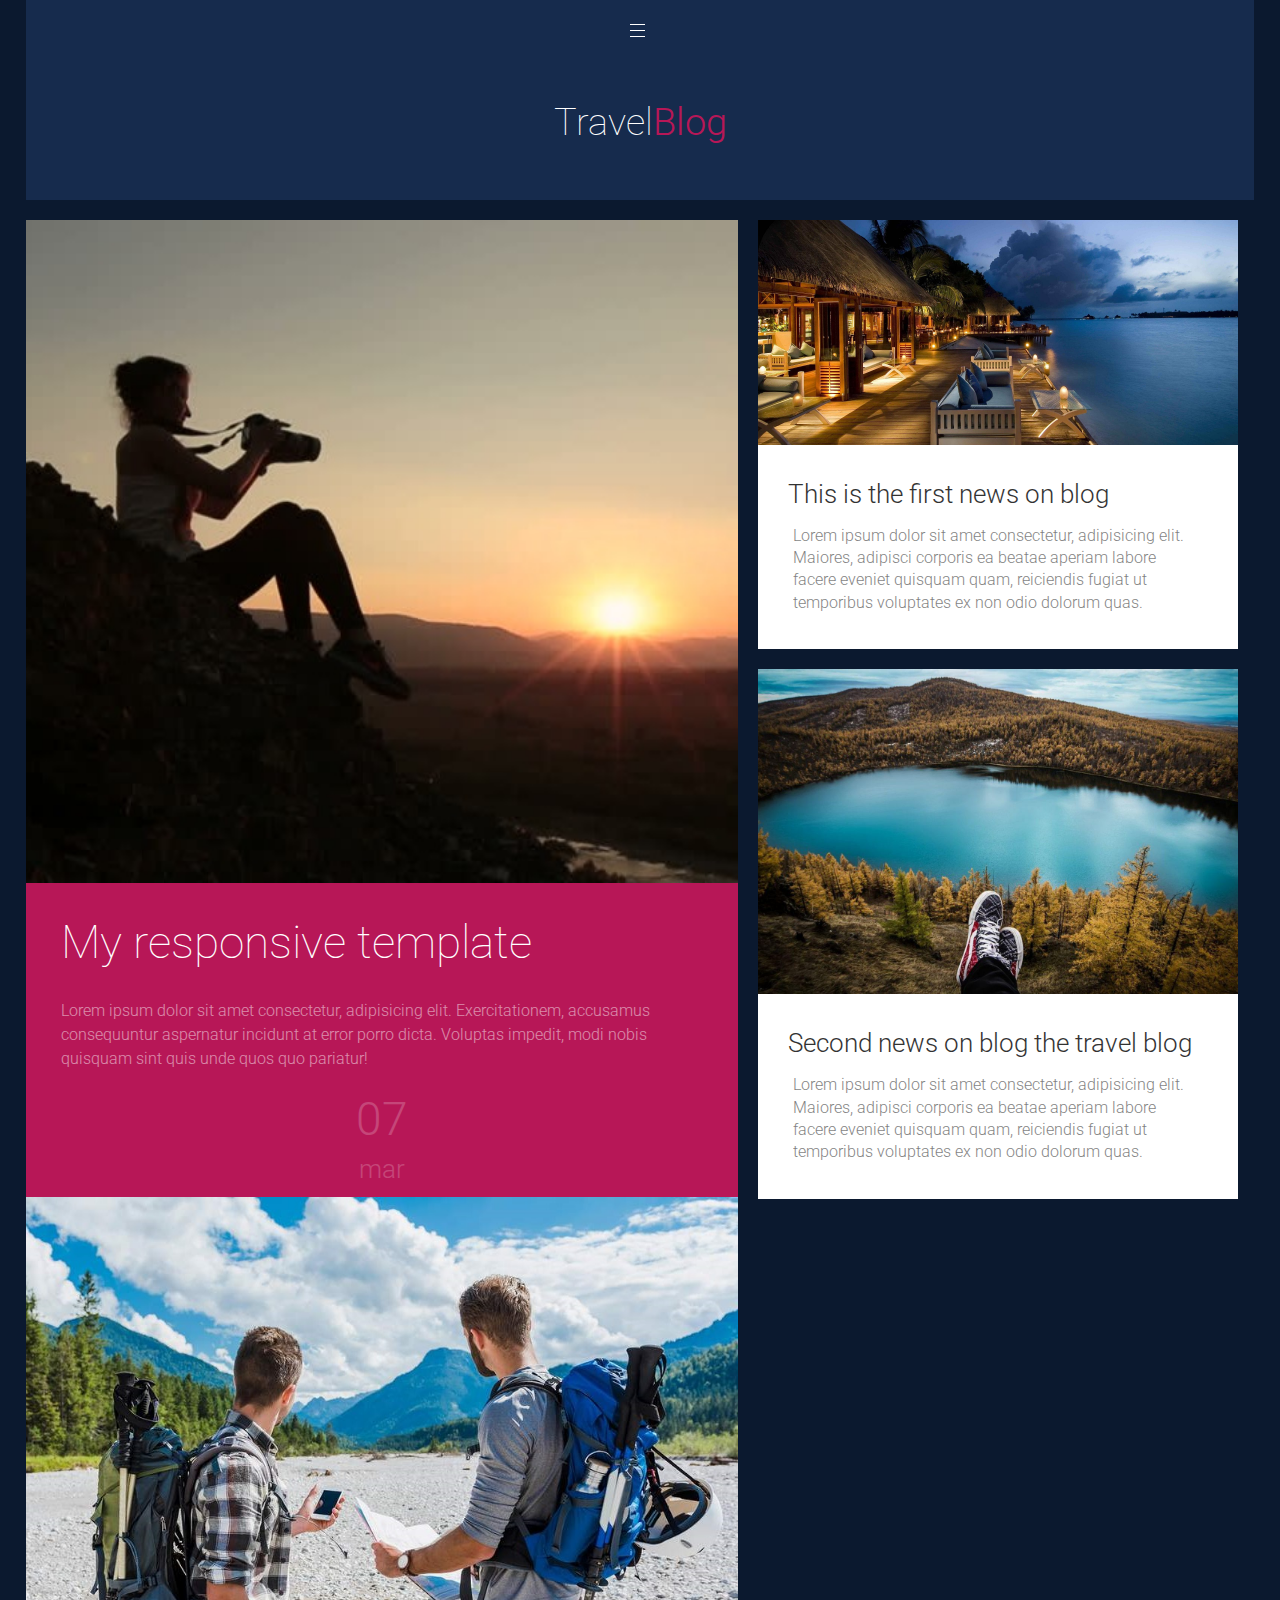
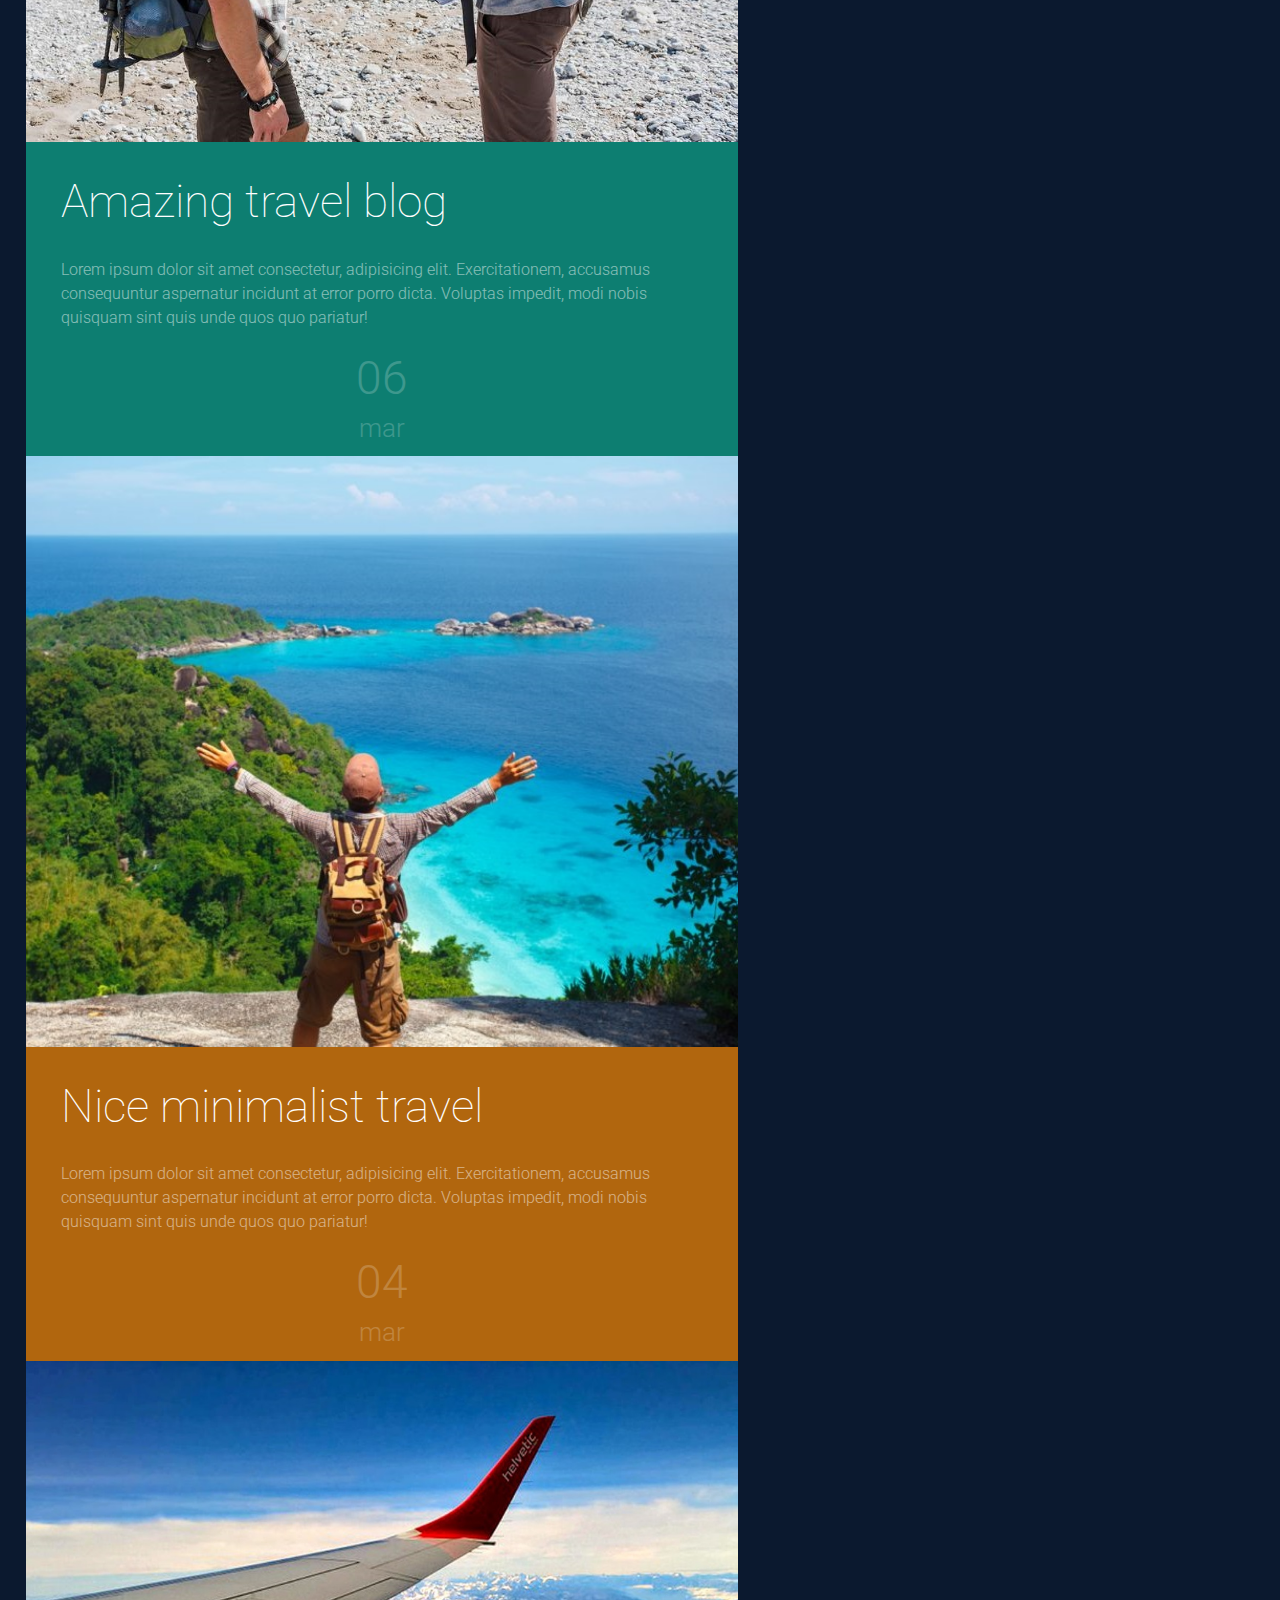
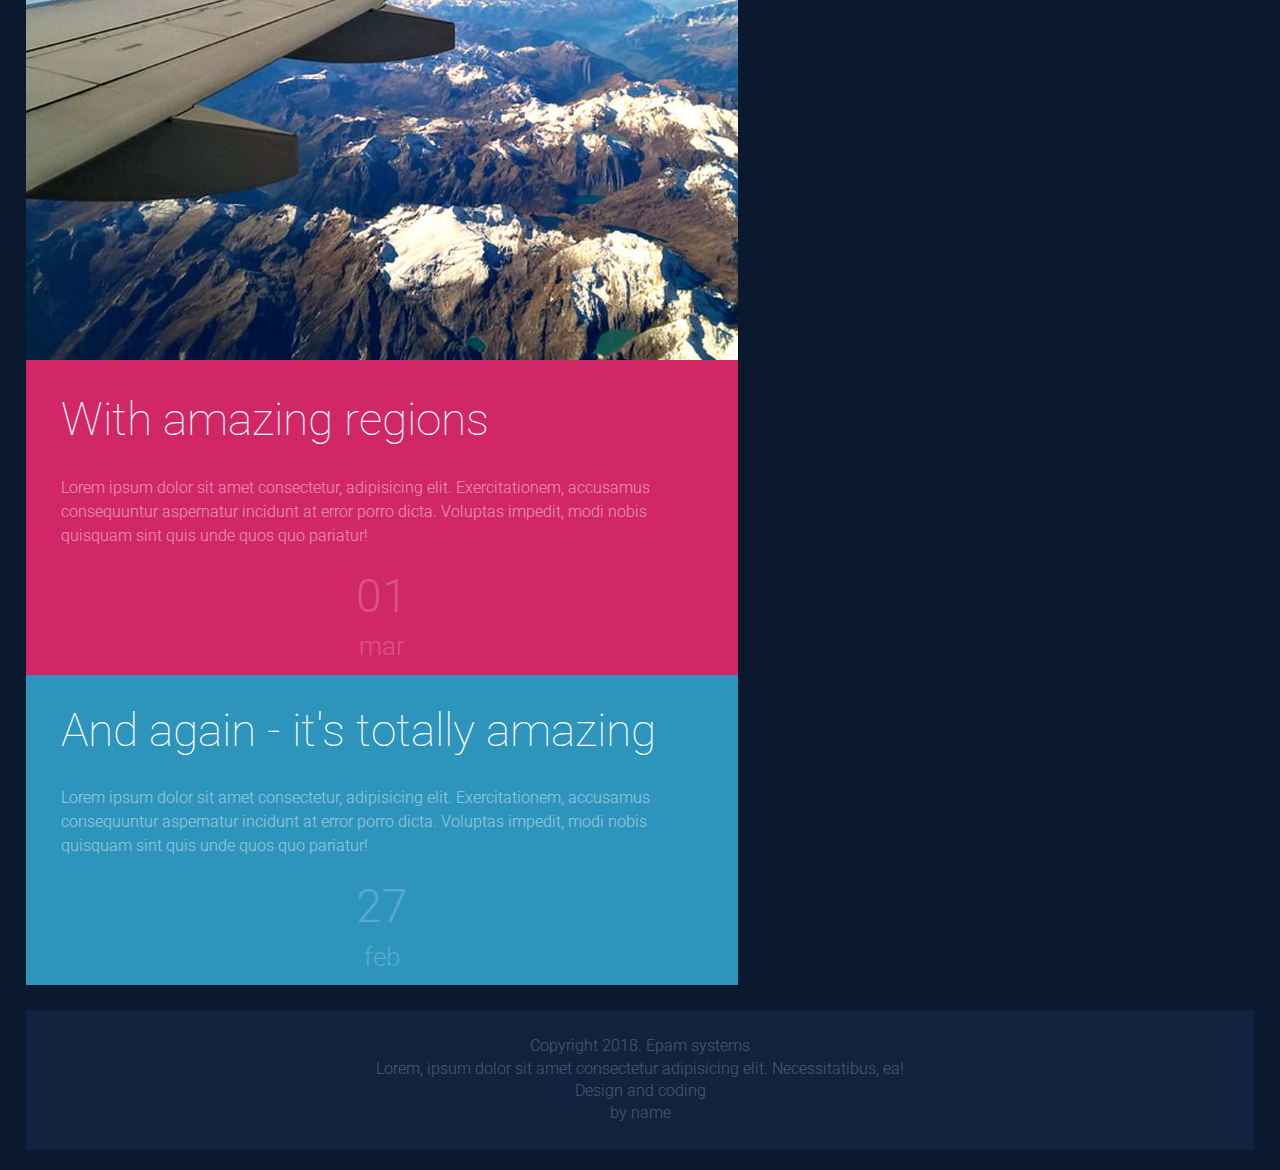
<file: FL11_HW5/homework/index.html>
<!DOCTYPE html>
<html lang="zxx">
  <head>
    <meta charset="UTF-8" />
    <meta name="viewport" content="width=device-width, initial-scale=1.0" />
    <meta http-equiv="X-UA-Compatible" content="ie=edge" />
    <link rel="stylesheet" href="css/styles.css" />
    <link
      href="https://fonts.googleapis.com/css?family=Roboto:400,100,300,700&subset=latin,latin-ext"
      rel="stylesheet"
      type="text/css"
    />
    <title>Responsive</title>
  </head>
  <body>
    <header>
      <nav class="menu">
        <a href="#" class="menu-btn"><span></span></a>
        <a href="#" class="menu-item">Blog</a>
        <a href="#" class="menu-item">About</a>
        <a href="#" class="menu-item">Archive</a>
        <a href="#" class="menu-item">Contact</a>
      </nav>
      <div class="logo">Travel<span>Blog</span></div>
    </header>
    <main>
      <div class="posts-wrap">
        <section class="item post-1">
          <img class="item-img" src="img/post1.jpg" alt="sunset" />
          <div class="item-text-wrap">
            <h2>My responsive template</h2>
            <p class="item-text">
              Lorem ipsum dolor sit amet consectetur, adipisicing elit.
              Exercitationem, accusamus consequuntur aspernatur incidunt at
              error porro dicta. Voluptas impedit, modi nobis quisquam sint quis
              unde quos quo pariatur!
            </p>
          </div>
          <p class="item-date">07 <span> mar</span></p>
        </section>
        <section class="item post-2">
          <img class="item-img" src="img/post2.jpg" alt="sunset" />
          <div class="item-text-wrap">
            <h2>Amazing travel blog</h2>
            <p class="item-text">
              Lorem ipsum dolor sit amet consectetur, adipisicing elit.
              Exercitationem, accusamus consequuntur aspernatur incidunt at
              error porro dicta. Voluptas impedit, modi nobis quisquam sint quis
              unde quos quo pariatur!
            </p>
          </div>
          <p class="item-date">06 <span> mar</span></p>
        </section>
        <section class="item post-3">
          <img class="item-img" src="img/post3.jpg" alt="sunset" />
          <div class="item-text-wrap">
            <h2>Nice minimalist travel</h2>
            <p class="item-text">
              Lorem ipsum dolor sit amet consectetur, adipisicing elit.
              Exercitationem, accusamus consequuntur aspernatur incidunt at
              error porro dicta. Voluptas impedit, modi nobis quisquam sint quis
              unde quos quo pariatur!
            </p>
          </div>
          <p class="item-date">04 <span> mar</span></p>
        </section>
        <section class="item post-4">
          <img class="item-img" src="img/post4.jpg" alt="sunset" />
          <div class="item-text-wrap">
            <h2>With amazing regions</h2>
            <p class="item-text">
              Lorem ipsum dolor sit amet consectetur, adipisicing elit.
              Exercitationem, accusamus consequuntur aspernatur incidunt at
              error porro dicta. Voluptas impedit, modi nobis quisquam sint quis
              unde quos quo pariatur!
            </p>
          </div>
          <p class="item-date">01 <span> mar</span></p>
        </section>
        <section class="item post-5">
          <div class="item-text-wrap">
            <h2>And again - it's totally amazing</h2>
            <p class="item-text">
              Lorem ipsum dolor sit amet consectetur, adipisicing elit.
              Exercitationem, accusamus consequuntur aspernatur incidunt at
              error porro dicta. Voluptas impedit, modi nobis quisquam sint quis
              unde quos quo pariatur!
            </p>
          </div>
          <p class="item-date">27<span>feb</span></p>
        </section>
      </div>
      <div class="news">
        <article class="news-item">
          <img src="img/news1.jpg" alt="bungalo" class="news-img" />
          <h3>This is the first news on blog</h3>
          <p class="news-text">
            Lorem ipsum dolor sit amet consectetur, adipisicing elit. Maiores,
            adipisci corporis ea beatae aperiam labore facere eveniet quisquam
            quam, reiciendis fugiat ut temporibus voluptates ex non odio dolorum
            quas.
          </p>
        </article>
        <article class="news-item">
          <img src="img/news2.jpg" alt="lake" class="news-img" />
          <h3>Second news on blog the travel blog</h3>
          <p class="news-text">
            Lorem ipsum dolor sit amet consectetur, adipisicing elit. Maiores,
            adipisci corporis ea beatae aperiam labore facere eveniet quisquam
            quam, reiciendis fugiat ut temporibus voluptates ex non odio dolorum
            quas.
          </p>
        </article>
      </div>
    </main>
    <footer>
      <p>Copyright 2018. Epam systems</p>
      <p>
        Lorem, ipsum dolor sit amet consectetur adipisicing elit.
        Necessitatibus, ea!
      </p>
      <p>
        Design and coding <br />
        by name
      </p>
    </footer>
  </body>
</html>
</file>
<file: FL11_HW1/homework/style.css>
html,body,div,span,applet,object,iframe,h1,h2,h3,h4,h5,h6,p,blockquote,pre,a,abbr,acronym,address,big,cite,code,del,dfn,em,font,img,ins,kbd,q,s,samp,small,strike,strong,sub,sup,tt,var,b,u,i,center,dl,dt,dd,ol,ul,li,fieldset,form,label,legend,table,caption,tbody,tfoot,thead,tr,th,td{background:transparent;border:0;margin:0;padding:0;vertical-align:baseline}body{line-height:1}h1,h2,h3,h4,h5,h6{clear:both;font-weight:normal}ol,ul{list-style:none}blockquote{quotes:none}blockquote:before,blockquote:after{content:'';content:none}del{text-decoration:line-through}table{border-collapse:collapse;border-spacing:0}a img{border:0}#container{float:left;margin:0 -240px 0 0;width:100%}#primary,#secondary{float:right;overflow:hidden;width:220px}#secondary{clear:right}#footer{clear:both;width:100%}.one-column #content{margin:0 auto;width:640px}.single-attachment #content{margin:0 auto;width:900px}body,input,textarea,.page-title span,.pingback a.url{font-family:Georgia,"Bitstream Charter",serif}h3#comments-title,h3#reply-title,#access .menu,#access div.menu ul,#cancel-comment-reply-link,.form-allowed-tags,#site-info,#site-title,#wp-calendar,.comment-meta,.comment-body tr th,.comment-body thead th,.entry-content label,.entry-content tr th,.entry-content thead th,.entry-meta,.entry-title,.entry-utility,#respond label,.navigation,.page-title,.pingback p,.reply,.widget-title,.wp-caption-text{font-family:"Helvetica Neue",Arial,Helvetica,"Nimbus Sans L",sans-serif}input[type="submit"]{font-family:"Helvetica Neue",Arial,Helvetica,"Nimbus Sans L",sans-serif}pre{font-family:"Courier 10 Pitch",Courier,monospace}code{font-family:Monaco,Consolas,"Andale Mono","DejaVu Sans Mono",monospace}#access .menu-header,div.menu,#colophon,#branding,#main,#wrapper{margin:0 auto;width:940px}#wrapper{background:#fff;margin-top:20px;padding:0 20px}#footer-widget-area{overflow:hidden}#footer-widget-area .widget-area{float:left;margin-right:20px;width:220px}#footer-widget-area #fourth{margin-right:0}#site-info{float:left;font-size:14px;font-weight:bold;width:700px}#site-generator{float:right;width:220px}body{background:#f1f1f1}body,input,textarea{color:#666;font-size:12px;line-height:18px}hr{background-color:#e7e7e7;border:0;clear:both;height:1px;margin-bottom:18px}p{margin-bottom:18px}ul{list-style:square;margin:0 0 18px 1.5em}ol{list-style:decimal;margin:0 0 18px 1.5em}ol ol{list-style:upper-alpha}ol ol ol{list-style:lower-roman}ol ol ol ol{list-style:lower-alpha}ul ul,ol ol,ul ol,ol ul{margin-bottom:0}dl{margin:0 0 24px 0}dt{font-weight:bold}dd{margin-bottom:18px}strong{font-weight:bold}cite,em,i{font-style:italic}big{font-size:131.25%}ins{background:#ffc;text-decoration:none}blockquote{font-style:italic;padding:0 3em}blockquote cite,blockquote em,blockquote i{font-style:normal}pre{background:#f7f7f7;color:#222;line-height:18px;margin-bottom:18px;overflow:auto;padding:1.5em}abbr,acronym{cursor:help}sup,sub{height:0;line-height:1;position:relative;vertical-align:baseline}sup{bottom:1ex}sub{top:.5ex}small{font-size:smaller}input{margin-bottom:10px}input[type="text"],input[type="password"],input[type="email"],input[type="url"],input[type="number"],textarea{background:#f9f9f9;border:1px solid #ccc;box-shadow:inset 1px 1px 1px rgba(0,0,0,0.1);-moz-box-shadow:inset 1px 1px 1px rgba(0,0,0,0.1);-webkit-box-shadow:inset 1px 1px 1px rgba(0,0,0,0.1);padding:2px}a:link{color:#06c}a:visited{color:#743399}a:active,a:hover{color:#ff4b33}.screen-reader-text{clip:rect(1px,1px,1px,1px);overflow:hidden;position:absolute !important;height:1px;width:1px}#header{padding:30px 0 0 0}#site-title{float:left;font-size:30px;line-height:36px;margin:0 0 18px 0;width:700px}#site-title a{color:#000;font-weight:bold;text-decoration:none}#site-description{color:#000;clear:right;float:right;font-style:italic;margin:15px 0 18px 0;opacity:.65;width:220px}#branding img{border-top:4px solid #000;border-bottom:1px solid #000;display:block;float:left}#access{background:#000;display:block;float:left;margin:0 auto;width:940px}#access .menu-header,div.menu{font-size:13px;margin-left:12px;width:928px}#access .menu-header ul,div.menu ul{list-style:none;margin:0}#access .menu-header li,div.menu li{float:left;position:relative}#access a{color:#aaa;display:block;line-height:38px;padding:0 10px;text-decoration:none}#access ul ul{box-shadow:0 3px 3px rgba(0,0,0,0.2);-moz-box-shadow:0 3px 3px rgba(0,0,0,0.2);-webkit-box-shadow:0 3px 3px rgba(0,0,0,0.2);display:none;position:absolute;top:38px;left:0;float:left;width:180px;z-index:99999}#access ul ul li{min-width:180px}#access ul ul ul{left:100%;top:0}#access ul ul a{background:#333;line-height:1em;padding:10px;width:160px;height:auto}#access li:hover>a,#access ul ul:hover>a{background:#333;color:#fff}#access ul li:hover>ul{display:block}#access ul li.current_page_item>a,#access ul li.current_page_ancestor>a,#access ul li.current-menu-ancestor>a,#access ul li.current-menu-item>a,#access ul li.current-menu-parent>a{color:#fff}* html #access ul li.current_page_item a,* html #access ul li.current_page_ancestor a,* html #access ul li.current-menu-ancestor a,* html #access ul li.current-menu-item a,* html #access ul li.current-menu-parent a,* html #access ul li a:hover{color:#fff}#main{clear:both;overflow:hidden;padding:40px 0 0 0}#content{margin-bottom:36px}#content,#content input,#content textarea{color:#333;font-size:16px;line-height:24px}#content p,#content ul,#content ol,#content dd,#content pre,#content hr{margin-bottom:24px}#content ul ul,#content ol ol,#content ul ol,#content ol ul{margin-bottom:0}#content pre,#content kbd,#content tt,#content var{font-size:15px;line-height:21px}#content code{font-size:13px}#content dt,#content th{color:#000}#content h1,#content h2,#content h3,#content h4,#content h5,#content h6{color:#000;line-height:1.5em;margin:0 0 20px 0}#content table{border:1px solid #e7e7e7;margin:0 -1px 24px 0;text-align:left;width:100%}#content tr th,#content thead th{color:#777;font-size:12px;font-weight:bold;line-height:18px;padding:9px 24px;border-right:1px solid #e7e7e7}#content tr td{border-top:1px solid #e7e7e7;padding:6px 24px;border-right:1px solid #e7e7e7}#content tr.odd td{background:#f2f7fc}.hentry{margin:0 0 48px 0}.home .sticky{background:#f2f7fc;border-top:4px solid #000;margin-left:-20px;margin-right:-20px;padding:18px 20px}.single .hentry{margin:0 0 36px 0}.page-title{color:#000;font-size:14px;font-weight:bold;margin:0 0 36px 0}.page-title span{color:#333;font-size:16px;font-style:italic;font-weight:normal}.page-title a:link,.page-title a:visited{color:#777;text-decoration:none}.page-title a:active,.page-title a:hover{color:#ff4b33}#content .entry-title{color:#000;font-size:21px;font-weight:bold;line-height:1.3em;margin-bottom:0}.entry-title a:link,.entry-title a:visited{color:#000;text-decoration:none}.entry-title a:active,.entry-title a:hover{color:#ff4b33}.entry-meta{color:#777;font-size:12px}.entry-meta abbr,.entry-utility abbr{border:0}.entry-meta abbr:hover,.entry-utility abbr:hover{border-bottom:1px dotted #666}.single-author .by-author{position:absolute !important;clip:rect(1px 1px 1px 1px);clip:rect(1px,1px,1px,1px)}.entry-content,.entry-summary{clear:both;padding:12px 0 0 0}.entry-content .more-link{white-space:nowrap}#content .entry-summary p:last-child{margin-bottom:12px}.entry-content fieldset{border:1px solid #e7e7e7;margin:0 0 24px 0;padding:24px}.entry-content fieldset legend{background:#fff;color:#000;font-weight:bold;padding:0 24px}.entry-content input{margin:0 0 24px 0}.entry-content input.file,.entry-content input.button{margin-right:24px}.entry-content label{color:#777;font-size:12px}.entry-content select{margin:0 0 24px 0}.entry-content sup,.entry-content sub{font-size:10px}.entry-content blockquote.left{float:left;margin-left:0;margin-right:24px;text-align:right;width:33%}.entry-content blockquote.right{float:right;margin-left:24px;margin-right:0;text-align:left;width:33%}.page-link{clear:both;color:#000;font-weight:bold;line-height:48px;word-spacing:.5em}.page-link a:link,.page-link a:visited{background:#f1f1f1;color:#333;font-weight:normal;padding:.5em .75em;text-decoration:none}.home .sticky .page-link a{background:#d9e8f7}.page-link a:active,.page-link a:hover{color:#ff4b33}body.page .edit-link{clear:both;display:block}#entry-author-info{background:#f2f7fc;border-top:4px solid #000;clear:both;font-size:14px;line-height:20px;margin:24px 0;overflow:hidden;padding:18px 20px}#entry-author-info #author-avatar{background:#fff;border:1px solid #e7e7e7;float:left;height:60px;margin:0 -104px 0 0;padding:11px}#entry-author-info #author-description{float:left;margin:0 0 0 104px}#entry-author-info h2{color:#000;font-size:100%;font-weight:bold;margin-bottom:0}.entry-utility{clear:both;color:#777;font-size:12px;line-height:18px}.entry-meta a,.entry-utility a{color:#777}.entry-meta a:hover,.entry-utility a:hover{color:#ff4b33}#content .video-player{padding:0}.format-standard .wp-video,.format-standard .wp-audio-shortcode,.format-audio .wp-audio-shortcode,.format-standard .video-player{margin-bottom:24px}.home #content .format-aside p,.home #content .category-asides p{font-size:14px;line-height:20px;margin-bottom:10px;margin-top:0}.format-gallery .size-thumbnail img,.category-gallery .size-thumbnail img{border:10px solid #f1f1f1;margin-bottom:0}.format-gallery .gallery-thumb,.category-gallery .gallery-thumb{float:left;margin-right:20px;margin-top:-4px}.home #content .format-gallery .entry-utility,.home #content .category-gallery .entry-utility{padding-top:4px}.attachment .entry-content .entry-caption{font-size:140%;margin-top:24px}.attachment .entry-content .nav-previous a:before{content:'\2190\00a0'}.attachment .entry-content .nav-next a:after{content:'\00a0\2192'}#content img.size-auto,#content img.size-full,#content img.size-large,#content img.size-medium,#content .entry-attachment img,#content .widget-container img{max-width:100%;height:auto}#ie8 #content img.size-auto,#ie8 #content img.size-full,#ie8 #content img.size-large,#ie8 #content img.size-medium,#ie8 #content .entry-attachment img{width:auto}.alignleft,img.alignleft{display:inline;float:left;margin-right:24px;margin-top:4px}.alignright,img.alignright{display:inline;float:right;margin-left:24px;margin-top:4px}.aligncenter,img.aligncenter{clear:both;display:block;margin-left:auto;margin-right:auto}img.alignleft,img.alignright,img.aligncenter{margin-bottom:12px}.wp-caption{background:#f1f1f1;line-height:18px;margin-bottom:20px;max-width:100%;padding:4px;text-align:center}.wp-caption img{margin:5px 5px 0;max-width:622px}.wp-caption p.wp-caption-text{color:#777;font-size:12px;margin:5px}.wp-smiley{margin:0}.gallery{margin:0 auto 18px}.gallery .gallery-item{float:left;margin-top:0;text-align:center}.gallery-columns-1 .gallery-item{width:100%}.gallery-columns-2 .gallery-item{width:50%}.gallery-columns-3 .gallery-item{width:33%}.gallery-columns-4 .gallery-item{width:25%}.gallery-columns-5 .gallery-item{width:20%}.gallery-columns-6 .gallery-item{width:16%}.gallery-columns-7 .gallery-item{width:14%}.gallery-columns-8 .gallery-item{width:12%}.gallery-columns-9 .gallery-item{width:11%}.gallery-columns-1 img{max-width:620px}.gallery-columns-2 img{max-width:288px}.gallery-columns-3 img{max-width:177px}.gallery-columns-4 img{max-width:122px}.gallery-columns-5 img{max-width:88px}.gallery-columns-6 img{max-width:66px}.gallery-columns-7 img{max-width:50px}.gallery-columns-8 img{max-width:39px}.gallery-columns-9 img{max-width:29px}.gallery-item img{height:auto}.gallery-columns-2 .attachment-medium{max-width:92%;height:auto}.gallery-columns-4 .attachment-thumbnail{max-width:84%;height:auto}.gallery .gallery-caption{color:#777;font-size:12px;margin:0 0 12px}.gallery dl{margin:0}.gallery img{border:10px solid #f1f1f1}.gallery br+br{display:none}#content .entry-attachment img{display:block;margin:0 auto}.navigation{color:#777;font-size:12px;line-height:18px;overflow:hidden}.navigation a:link,.navigation a:visited{color:#777;text-decoration:none}.navigation a:active,.navigation a:hover{color:#ff4b33}.nav-previous{float:left;width:50%}.nav-next{float:right;text-align:right;width:50%}#nav-above{margin:0 0 18px 0}#nav-above{display:none}.paged #nav-above,.single #nav-above{display:block}#nav-below{margin:-18px 0 0 0}#comments{clear:both}#comments .navigation{padding:0 0 18px 0}h3#comments-title,h3#reply-title{color:#000;font-size:20px;font-weight:bold;margin-bottom:0}h3#comments-title{padding:24px 0}.commentlist{list-style:none;margin:0}.commentlist li.comment{border-bottom:1px solid #e7e7e7;line-height:24px;margin:0 0 24px 0;padding:0 0 0 56px;position:relative}.commentlist li:last-child{border-bottom:0;margin-bottom:0}#comments .comment-body ul,#comments .comment-body ol{margin-bottom:18px}#comments .comment-body p:last-child{margin-bottom:6px}#comments .comment-body blockquote p:last-child{margin-bottom:24px}.commentlist ol{list-style:decimal}.commentlist .avatar{position:absolute;top:4px;left:0}.comment-author cite{color:#000;font-style:normal;font-weight:bold}.comment-author .says{font-style:italic}.comment-meta{font-size:12px;margin:0 0 18px 0}.comment-meta a:link,.comment-meta a:visited{color:#777;text-decoration:none}.comment-meta a:active,.comment-meta a:hover{color:#ff4b33}.commentlist .bypostauthor>div{background:#f2f7fc;border-top:4px solid #000;margin-bottom:10px;padding:10px 0 0 20px}.reply{font-size:12px;padding:0 0 24px 0}.reply a,a.comment-edit-link{color:#777}.reply a:hover,a.comment-edit-link:hover{color:#ff4b33}.commentlist .children{list-style:none;margin:0}.commentlist .children li{border:0;margin:0}.nopassword,.nocomments{display:none}#comments .pingback{border-bottom:1px solid #e7e7e7;margin-bottom:18px;padding-bottom:18px}.commentlist li.comment+li.pingback{margin-top:-6px}#comments .pingback p{color:#777;display:block;font-size:12px;line-height:18px;margin:0}#comments .pingback .url{font-size:13px;font-style:italic}input[type="submit"]{color:#333}form{text-align:right}input{width:200px}#respond{border-top:1px solid #e7e7e7;margin:24px 0;overflow:hidden;position:relative}#respond p{margin:0}#respond .comment-notes{margin-bottom:1em}.form-allowed-tags{line-height:1em}.children #respond{margin:0 48px 0 0}h3#reply-title{margin:18px 0}#comments-list #respond{margin:0 0 18px 0}#comments-list ul #respond{margin:0}#cancel-comment-reply-link{font-size:12px;font-weight:normal;line-height:18px}#respond .required{color:#ff4b33;font-weight:bold}#respond label{color:#777;font-size:12px}#respond input{margin:0 0 9px;width:98%}#respond textarea{width:98%}#respond .form-allowed-tags{color:#777;font-size:12px;line-height:18px}#respond .form-allowed-tags code{font-size:11px}#respond .form-submit{margin:12px 0}#respond .form-submit input{font-size:14px;width:auto}.widget-area ul{list-style:none;margin-left:0}.widget-area ul ul{list-style:square;margin-left:1.3em}.widget-area select{max-width:100%}.widget_search #s{width:60%}.widget_search label{display:none}.widget-container{word-wrap:break-word;-webkit-hyphens:auto;-moz-hyphens:auto;hyphens:auto;margin:0 0 18px 0}.widget-container .wp-caption img{margin:auto}.widget-container.widget_image .wp-caption{width:auto}.widget-container.widget_image .wp-caption img{margin-left:-8px}.widget-title{color:#222;font-size:14px;font-weight:bold}.widget-area a:link,.widget-area a:visited{text-decoration:none}.widget-area a:active,.widget-area a:hover{text-decoration:underline}.widget-area .entry-meta{font-size:11px}#wp_tag_cloud div{line-height:1.6em}#wp-calendar{width:100%}#wp-calendar caption{color:#222;font-size:14px;font-weight:bold;padding-bottom:4px;text-align:left}#wp-calendar thead{font-size:11px}#wp-calendar tbody{color:#aaa}#wp-calendar tbody td{background:#f5f5f5;border:1px solid #fff;padding:3px 0 2px;text-align:center}#wp-calendar tbody .pad{background:0}#wp-calendar tfoot #next{text-align:right}.widget_rss a.rsswidget{color:#000}.widget_rss a.rsswidget:hover{color:#ff4b33}.widget_rss .widget-title img{width:11px;height:11px}#main .widget-area ul{margin-left:0;padding:0 20px 0 0}#main .widget-area ul ul{border:0;margin-left:1.3em;padding:0}#main .widget-container.music-player ul{margin:0}#footer{margin-bottom:20px}#colophon{border-top:4px solid #000;margin-top:-4px;overflow:hidden;padding:18px 0}#site-info{font-weight:bold}#site-info a{color:#000;text-decoration:none}#site-generator{font-style:italic;position:relative}#site-generator a{background:url(images/wordpress.png) center left no-repeat;color:#666;display:inline-block;line-height:16px;padding-left:20px;text-decoration:none}#site-generator a:hover{text-decoration:underline}img#wpstats{display:block;margin:0 auto 10px}pre{-webkit-text-size-adjust:140%}code{-webkit-text-size-adjust:160%}#access,.entry-meta,.entry-utility,.navigation,.widget-area{-webkit-text-size-adjust:120%}#site-description{-webkit-text-size-adjust:none}@media print{body{background:none !important}#wrapper{clear:both !important;display:block !important;float:none !important;position:relative !important}#header{border-bottom:2pt solid #000;padding-bottom:18pt}#colophon{border-top:2pt solid #000}#site-title,#site-description{float:none;line-height:1.4em;margin:0;padding:0}#site-title{font-size:13pt}.entry-content{font-size:14pt;line-height:1.6em}.entry-title{font-size:21pt}#access,#branding img,#respond,.comment-edit-link,.edit-link,.navigation,.page-link,.widget-area{display:none !important}#container,#header,#footer{margin:0;width:100%}#content,.one-column #content{margin:24pt 0 0;width:100%}.wp-caption p{font-size:11pt}#site-info,#site-generator{float:none;width:auto}#colophon{width:auto}img#wpstats{display:none}#site-generator a{margin:0;padding:0}#entry-author-info{border:1px solid #e7e7e7}#main{display:inline}.home .sticky{border:0}}img{width:140px;vertical-align:middle;display:block;margin:0 auto;margin-left:calc(50% - 50px);margin-bottom:20px}nav>a{padding:10px;color:#0279c1}nav>a b:hover{color:#00527a}nav>a:visited{color:#0279c1}article{padding-left:10px}footer{margin-top:20px;padding:40px 20px;text-align:center;background:#3333}
</file>
<file: FL11_HW11/homework/assets/material-icons/material-icons.css>
@font-face {
  font-family: 'Material Icons';
  font-style: normal;
  font-weight: 400;
  src: url(MaterialIcons-Regular.eot); /* For IE6-8 */
  src: local('Material Icons'),
       local('MaterialIcons-Regular'),
       url(MaterialIcons-Regular.woff2) format('woff2'),
       url(MaterialIcons-Regular.woff) format('woff'),
       url(MaterialIcons-Regular.ttf) format('truetype');
}

.material-icons {
  font-family: 'Material Icons';
  font-weight: normal;
  font-style: normal;
  font-size: 24px;  Preferred icon size
  display: inline-block;
  line-height: 1;
  text-transform: none;
  letter-spacing: normal;
  word-wrap: normal;
  white-space: nowrap;
  direction: ltr;

  /* Support for all WebKit browsers. */
  -webkit-font-smoothing: antialiased;
  /* Support for Safari and Chrome. */
  text-rendering: optimizeLegibility;

  /* Support for Firefox. */
  -moz-osx-font-smoothing: grayscale;

  /* Support for IE. */
  font-feature-settings: 'liga';
}
</file>
<file: FL11_HW11/homework/assets/styles.css>
body {
  width: 800px;
  margin: auto;
  color: lightskyblue;
}

h1 {
  font-size: 24px;
  font-weight: bold;
  text-align: center;
  color: lightskyblue;
}

ol {
  width: 100%;
  list-style: none;
  padding: 0;
}
input {
  resize: none;
  width: 90%;
  height: 40px;
  padding-left: 10px;
}
p {
  font-size: 1rem;
  text-indent: 2rem;
}
.add_action {
  display: flex;
  justify-content: space-around;
  align-items: center;
}
.material-icons.add {
  font-size: 42px;
  width: 40px;
  height: 40px;
}
.btn {
  padding: 0;
  margin: 0;
  color:lightgray;
  width: 40px;
  height: 40px;
  border: none;
  background-color: white;
  cursor: pointer;
}
.btn:disabled {
  color: gray;
}
.active:hover {
  color: lightskyblue;
}
li {
  width: 100%;
  height: 40px;
  display: flex;
  justify-content: space-between;
  align-items: center;
}
hr {
  border: 2px solid lightskyblue;
  margin: 20px 0 20px 7px;
}

li span i:first-of-type {
  padding-left: 5px;
  padding-top: 5px;
}
li span i:nth-of-type(2) {
  padding-left: 5px;
  padding-top: 5px;
  visibility: hidden;
  position: absolute;
  transform: translate(-27px, -2px);
}
li span i:nth-of-type(3) {
  padding-left: 5px;
  padding-top: 5px;
}

li i:last-of-type {
  padding-top: 5px;
}
.note {
  text-align: center;
  color: red;
}
li span i.done {
  visibility: visible;
  }
span span {
  line-height: 0;
  vertical-align: super;
  position: relative;
}
#input-edit {
  width: 300px;
  height: 20px;
  padding-left: 5px;
  margin-left: 7px;
}
.save {
vertical-align: bottom;
}
</file>
<file: FL11_HW2/homework/css/general.css>
/* 

please don't edit this styles

*/

h2.tm-section-title {
    color: lightskyblue;
}

a:focus {
    color: #666;
    outline: 0
}

ul {
    padding: 0;
    margin: 0
}

body {
    background-color: #f5f5f5;
    color: #000;
    font-family: 'Open Sans', Helvetica, Arial, sans-serif;
    font-size: 16px;
    font-weight: 300;
    padding-top: 30px;
    overflow-x: hidden
}

section:before {
    position: absolute;
    z-index: 1
}

.box,
.tm-content-box,
.tm-main-nav {
    background-color: #fff
}

.tm-sidebar {
    z-index: 10;
    position: fixed;
    left: 0;
    right: 0;
    top: 0;
    width: 100%;
}

.tm-sidebar ul{
    margin: 0px;
    display: flex;
}

.tm-main-nav {
    font-size: 1.5em;
    text-align: center
}

.tm-nav-item {
    list-style: none;
    width: 100%;
}

.tm-nav-item-link {
    border: 1px solid transparent;
    color: #666;
    display: block;
    padding: 10px;
    width: 100%;
    -webkit-transition: all .3s ease;
    transition: all .3s ease
}

.carousel-indicators li,
.tm-banner-inner {
    border: 1px solid lightgrey
}


.tm-nav-item-link.active,
.tm-nav-item-link:hover {
    color: #666;
    text-decoration: none;
}

.tm-nav-item-link:focus {
    text-decoration: none
}

.tm-banner-text,
.tm-banner-title,
.tm-section-title {
    color: #666;
    font-weight: 300;
    margin: 0
}

.tm-section-title {
    margin-bottom: 20px
}

.tm-section-title-box {
    margin-bottom: 0
}

.tm-banner-title {
    font-size: 3.3em;
    letter-spacing: 2px;
    text-transform: uppercase
}

.tm-main-content {
    padding-top: 70px;
}

.tm-content-box {
    overflow: hidden;
    margin-bottom: 30px
}

.padding-medium {
    padding: 40px
}

.tm-banner {
    padding: 30px
}

.tm-banner-inner {
    padding: 30px 0;
    height: 100%;
    text-align: center;
    display: flex;
    -webkit-box-orient: vertical;
    -webkit-box-direction: normal;
    -webkit-flex-direction: column;
    -ms-flex-direction: column;
    flex-direction: column;
    -webkit-box-align: center;
    -webkit-align-items: center;
    -ms-flex-align: center;
    align-items: center;
    -webkit-box-pack: center;
    -webkit-justify-content: center;
    -ms-flex-pack: center;
    justify-content: center
}

.tm-banner-inner img{
    width: 120px;
}

.tm-banner-text {
    font-size: 1.4em
}

.boxes,
.tm-box-bg-title {
    display: -webkit-box;
    display: -webkit-flex;
    display: -ms-flexbox
}

/*.flex-item {*/
    /*-webkit-box-flex: 0 1 auto;*/
    /*-webkit-flex: 0 1 auto;*/
    /*-ms-flex: 0 1 auto;*/
    /*flex: 0 1 auto*/
/*}*/

.section-description {
    line-height: 1.8;
    margin-bottom: 25px
}

.section-description:last-child {
    margin-bottom: 0
}

.tm-team-description-container {
    max-width: 500px
}

.tm-team-info {
    display: flex
}

.box {
    list-style: none;
    width: 33.3333%;
    height: auto;
}

.box-bg {
    position: relative
}

.box-img {
    width: 100%;
}

.tm-box-bg-title {
    position: absolute;
    top: 0;
    right: 0;
    bottom: 0;
    left: 0;
    display: flex;
    -webkit-box-align: center;
    -webkit-align-items: center;
    -ms-flex-align: center;
    align-items: center;
    -webkit-box-pack: center;
    -webkit-justify-content: center;
    -ms-flex-pack: center;
    justify-content: center
}

.boxes {
    display: flex;
    -webkit-flex-wrap: wrap;
    -ms-flex-wrap: wrap;
    flex-wrap: wrap
}

.gallery-container a {
    cursor: -webkit-zoom-in;
    cursor: zoom-in
}

.carousel {
    position: relative;
    height: auto;
    padding: 50px 50px 80px;
    text-align: center
}

.carousel-indicators {
    bottom: 30px
}

.carousel-content {
    color: #000;
    display: -webkit-box;
    display: -webkit-flex;
    display: -ms-flexbox;
    display: flex;
    -webkit-box-align: center;
    -webkit-align-items: center;
    -ms-flex-align: center;
    align-items: center
}

.carousel-indicators .active {
    background-color: lightgrey
}

.contact-form {
    overflow: hidden
}

.form-control {
    border-radius: 0;
    font-size: 1em
}

.form-control:focus {
    border-color: lightgrey;
    box-shadow: inset 0 1px 1px rgba(0, 0, 0, .075), 0 0 8px rgba(153, 153, 153, .45)
}

.form-group {
    margin-bottom: 20px
}

.form-group-2-col-left {
    padding-left: 0;
    padding-right: 5px
}

.form-group-2-col-right {
    padding-right: 0;
    padding-left: 5px
}

.mandatory-field:after {
    position: absolute;
    top: 0;
    right: 7px
}

.carousel-inner>.carousel-item>a>img, .carousel-inner>.carousel-item>img, .img-contact-us {
    width: 100%;
}

.tm-footer {
    color: #666;
    padding-bottom: 15px
}
</file>
<file: FL11_HW2/homework/css/style.css>
.tm-section-title-box:hover {
  color: #fff;
  font-weight: bold;
  background-color: lightskyblue;
}
.tm-sidebar,
#home,
section {
  box-shadow: 0px 0px 7px 1px rgba(61, 55, 61, 0.7);
}
.padding-medium + .tm-content-box {
  box-shadow: none;
}
.tm-banner {
  background-color: #76cdd7;
}
.tm-banner-inner {
  background-color: #fff;
}
.tm-banner-text {
  letter-spacing: 5px;
  word-spacing: 10px;
  text-shadow: 0 2px #76cdd7, 0 10px 2px #76cdd7;
  animation: banner-animation 5s;
}
@keyframes banner-animation {
  from {
    transform: translate3d(0, 0, 0) rotate3d(0, 1, 0, -360deg);
  }
  to {
    transform: translate3d(0, 0, 0) rotate3d(0, 1, 0, 0deg);
  }
}
.flex-2-col {
  display: flex;
  justify-content: space-between;
}
.flex-2-col:first-child {
  align-items: center;
}
section:before {
  content: "";
  border: 20px solid transparent;
  border-left: 20px solid lightskyblue;
  border-top: 20px solid lightskyblue;
}
.heading h2 {
  color: lightskyblue;
  margin-bottom: 20px;
  text-align: center;
  font-weight: 300;
}
.heading ol {
  list-style: lower-roman;
}
.text:after {
  content: "New";
  color: red;
  font-weight: bold;
  font-variant: small-caps;
  font-size: 60%;
  vertical-align: top;
}
.heading a {
  color: #000000;
  padding-left: 10px;
  text-decoration: none;
}
.heading a:visited {
  color: #ffb347;
  text-decoration: none;
}
.heading a:hover {
  color: #ffb347;
  font-weight: bold;
  text-decoration: none;
  padding-left: 0;
}
.heading a:hover::before {
  content: "|";
  font-weight: bold;
  color: #ffb347;
}
h2 + p {
  font-style: italic;
  text-indent: 20px;
  line-height: 1.8;
}
p {
  text-indent: 20px;
  line-height: 1.8;
}
.box-work p {
  text-indent: 0;
}
.tm-nav-item:hover {
  background-color: #f5f5f5;
}
.box-work p:first-letter {
  font-size: 24px;
}
.box-work:nth-of-type(even) {
  background-color: #f5f5f5;
}
.box-work {
  padding: 10px;
}
.btn-primary:hover {
  background-color: lightskyblue;
  border-color: lightskyblue;
}
.btn-primary {
  float: right;
  border: 2px solid lightskyblue;
  color: lightskyblue;
  background-color: #fff;
}
input[type="text"],
input[type="email"] {
  border: none;
  border-bottom: 2px solid lightskyblue;
}
textarea.form-control {
  border: 2px solid lightskyblue;
  resize: none;
}
input[type="email"] {
  background-image: url(../img/email-icon.png);
  background-position: right;
  background-repeat: no-repeat;
  padding-right: 40px;
  background-size: 30px 30px;
}
input:focus {
  background-color: #76cdd7;
  border-radius: 0.25rem;
}
textarea:focus {
  background-color: #76cdd7;
  border-radius: 0.25rem;
}
@media print {
  nav,
  .tm-team-img,
  #about,
  .blocks > .tm-content-box,
  #ideas ol,
  .img-contact-us,
  #contact {
    display: none;
  }
  .tm-section-title {
    text-align: center;
  }
  .tm-team-description-container,
  .tm-section-description {
    max-width: 1100px;
    text-align: center;
  }
  .tm-main-content,
  .padding-medium,
  .carousel {
    padding: 0;
  }
  .tm-content-box {
    margin-bottom: 0;
  }
  p.tm-section-description {
    padding-left: 20px;
  }
  body {
    padding-top: 0;
    font-size: 14px;
  }
  .heading ol {
    list-style-type: none;
    display: flex;
    flex-direction: column;
    flex-wrap: wrap;
    align-items: center;
  }
  li {
    color: #000;
    text-decoration: none;
  }
  li:nth-of-type(odd) {
    padding-right: 250px;
  }
  li:nth-of-type(even) {
    padding-left: 150px;
  }
  li:first-letter {
    color: lightskyblue;
    font-size: 24px;
  }
  section:before {
    content: none;
  }
  .text:after {
    content: none;
  }
  h2 + p {
    font-style: normal;
    text-indent: 0;
    line-height: 1.2;
  }
  h2 {
    text-transform: uppercase;
  }
  .heading a:visited {
    color: #000;
    text-decoration: none;
  }
}
</file>
<file: FL11_HW3/homework/css/style1.css>
.header_heading, button, .section_banner_heading {
  font-weight: 700;
  font-family: "Source Sans Pro", sans-serif; }

.section_text, .section_card_heading {
  font-weight: 600;
  font-family: "Source Sans Pro", sans-serif; }

.header_heading, .section_text, .section_card_heading {
  position: relative;
  z-index: 1; }

body {
  margin: 0 auto;
  background-color: #ffffff;
  width: 100%; }

header,
main,
footer {
  padding: 0 190px; }

.landing-logo {
  display: flex;
  align-items: center;
  justify-content: flex-start;
  font-family: "Hind", sans-serif;
  margin-bottom: 10px; }
  .landing-logo img {
    width: 55px;
    height: 55px; }
  .landing-logo p {
    padding: 10px 0 10px 10px;
    font-size: 28px;
    font-weight: 600;
    height: 55px;
    padding-bottom: 0;
    line-height: 1.2;
    margin: 0; }
  .landing-logo p span {
    display: block;
    font-size: 12px;
    text-align: center;
    padding-top: 0; }

.header {
  background-image: url(../img/m-h-day.jpg);
  background-repeat: no-repeat;
  background-size: cover;
  background-position: center;
  height: 900px;
  color: #2c2f3c;
  border-radius: 0 0 40% 0; }
  .header-wrap {
    width: 830px;
    padding-top: 35px; }
  .header_heading {
    font-size: 84px;
    margin: 80px 0 35px;
    line-height: 1; }
    .header_heading::after {
      display: block;
      content: "";
      position: absolute;
      z-index: -1;
      background-color: #14a0c7;
      width: 355px;
      height: 32px;
      bottom: 0;
      transform: translate(0, 0); }
  .header_text {
    font-size: 18px;
    margin-bottom: 70px;
    margin-top: 0;
    font-family: "Hind", sans-serif;
    line-height: 1.4;
    white-space: pre-line; }

button {
  width: 175px;
  height: 60px;
  background-color: #699900;
  border: 0;
  border-radius: 5px;
  font-size: 20px;
  color: #ffffff; }

.section {
  position: relative;
  display: flex;
  align-items: center;
  flex-direction: column; }
  .section_text {
    width: 526px;
    margin: 50px auto;
    text-align: center;
    font-size: 50px;
    color: #2c2f3c; }
    .section_text::after {
      display: block;
      content: "";
      position: absolute;
      z-index: -1;
      background-color: #14a0c7;
      width: 220px;
      height: 16px;
      bottom: 17px;
      transform: translate(125%, 50%); }

.section_card {
  width: 495px;
  background-color: #21232e;
  padding: 25px;
  text-align: center;
  color: #c0c3ce;
  border-radius: 10px; }
  .section_card:nth-of-type(2n + 1) {
    margin: 0; }
  .section_card:nth-of-type(2) {
    margin: 0 25px; }
  .section_card_wrap {
    width: 100%;
    display: flex;
    justify-content: space-between;
    margin-bottom: 80px; }
  .section_card_img {
    width: 100%;
    height: 40%;
    text-align: center;
    border-radius: 10px; }
  .section_card_heading {
    color: #ffffff;
    font-size: 30px;
    margin: 20px auto;
    display: inline-block; }
  .section_card_text {
    font-family: "Hind", sans-serif;
    color: #c0c3ce;
    font-size: 20px;
    line-height: 1.5;
    margin: auto; }
  .section_card_underline {
    display: block;
    content: "";
    position: absolute;
    z-index: -1;
    background-color: #14a0c7;
    width: 100%;
    height: 16px;
    bottom: 0;
    transform: translate(0, 0); }

.section_banner {
  width: 65%;
  height: 100px;
  margin: 0;
  padding: 40px 130px 40px;
  display: flex;
  justify-content: space-between;
  align-items: center;
  background: linear-gradient(50deg, #699900, #2b5ade);
  border-radius: 5px;
  transform: translate(0, 50%); }
  .section_banner_heading {
    font-size: 38px;
    margin: 0;
    color: #2c2f3c;
    position: relative; }
    .section_banner_heading::after {
      display: block;
      content: "";
      position: absolute;
      z-index: -1;
      background-color: #14a0c7;
      width: 84px;
      height: 16px;
      bottom: 10px;
      transform: translate(178%, 50%); }
  .section_banner_text {
    font-size: 20px;
    font-family: "Hind", sans-serif;
    color: #c0c3ce;
    margin: 10px, 0; }
    .section_banner_text_wrap {
      height: 100px;
      display: flex;
      flex-direction: column; }

.footer {
  height: 300px;
  background-color: #21232e;
  background-size: cover; }
  .footer-wrap {
    display: flex;
    justify-content: space-between;
    align-items: center;
    color: #c0c3ce;
    font-family: "Hind", sans-serif;
    padding-top: 160px;
    font-size: 16px; }
  .footer_text {
    padding: 0 50px;
    width: 380px; }
  .footer-cr {
    display: block;
    width: 250px; }
  .footer_logo {
    color: #c0c3ce; }
</file>
<file: FL11_HW3/homework/css/style2.css>
.header_heading, button, .section_banner_heading {
  font-weight: 700;
  font-family: "Source Sans Pro", sans-serif; }

.section_text, .section_card_heading {
  font-weight: 600;
  font-family: "Source Sans Pro", sans-serif; }

.header_heading, .section_text, .section_card_heading {
  position: relative;
  z-index: 1; }

body {
  margin: 0 auto;
  background-color: #21232e;
  width: 100%; }

header,
main,
footer {
  padding: 0 190px; }

.landing-logo {
  display: flex;
  align-items: center;
  justify-content: flex-start;
  font-family: "Fresca", sans-serif;
  margin-bottom: 10px; }
  .landing-logo img {
    width: 55px;
    height: 55px; }
  .landing-logo p {
    padding: 10px 0 10px 10px;
    font-size: 28px;
    font-weight: 600;
    height: 55px;
    padding-bottom: 0;
    line-height: 1.2;
    margin: 0; }
  .landing-logo p span {
    display: block;
    font-size: 12px;
    text-align: center;
    padding-top: 0; }

.header {
  background-image: url(../img/m-h-night.jpg);
  background-repeat: no-repeat;
  background-size: cover;
  background-position: center;
  height: 900px;
  color: #ffffff;
  border-radius: 0 0 40% 0; }
  .header-wrap {
    width: 830px;
    padding-top: 35px; }
  .header_heading {
    font-size: 84px;
    margin: 80px 0 35px;
    line-height: 1; }
    .header_heading::after {
      display: block;
      content: "";
      position: absolute;
      z-index: -1;
      background-color: #ff4e33;
      width: 355px;
      height: 32px;
      bottom: 0;
      transform: translate(0, 0); }
  .header_text {
    font-size: 18px;
    margin-bottom: 70px;
    margin-top: 0;
    font-family: "Fresca", sans-serif;
    line-height: 1.4;
    white-space: pre-line; }

button {
  width: 175px;
  height: 60px;
  background-color: #e3ac00;
  border: 0;
  border-radius: 5px;
  font-size: 20px;
  color: #ffffff; }

.section {
  position: relative;
  display: flex;
  align-items: center;
  flex-direction: column; }
  .section_text {
    width: 526px;
    margin: 50px auto;
    text-align: center;
    font-size: 50px;
    color: #ffffff; }
    .section_text::after {
      display: block;
      content: "";
      position: absolute;
      z-index: -1;
      background-color: #ff4e33;
      width: 220px;
      height: 16px;
      bottom: 17px;
      transform: translate(125%, 50%); }

.section_card {
  width: 495px;
  background-color: #3b3f50;
  padding: 25px;
  text-align: center;
  color: #c0c3ce;
  border-radius: 10px; }
  .section_card:nth-of-type(2n + 1) {
    margin: 0; }
  .section_card:nth-of-type(2) {
    margin: 0 25px; }
  .section_card_wrap {
    width: 100%;
    display: flex;
    justify-content: space-between;
    margin-bottom: 80px; }
  .section_card_img {
    width: 100%;
    height: 40%;
    text-align: center;
    border-radius: 10px; }
  .section_card_heading {
    color: #ffffff;
    font-size: 30px;
    margin: 20px auto;
    display: inline-block; }
  .section_card_text {
    font-family: "Fresca", sans-serif;
    color: #c0c3ce;
    font-size: 20px;
    line-height: 1.5;
    margin: auto; }
  .section_card_underline {
    display: block;
    content: "";
    position: absolute;
    z-index: -1;
    background-color: #ff4e33;
    width: 100%;
    height: 16px;
    bottom: 0;
    transform: translate(0, 0); }

.section_banner {
  width: 65%;
  height: 100px;
  margin: 0;
  padding: 40px 130px 40px;
  display: flex;
  justify-content: space-between;
  align-items: center;
  background: linear-gradient(50deg, #e3ac00, #912b53);
  border-radius: 5px;
  transform: translate(0, 50%); }
  .section_banner_heading {
    font-size: 38px;
    margin: 0;
    color: #ffffff;
    position: relative; }
    .section_banner_heading::after {
      display: block;
      content: "";
      position: absolute;
      z-index: -1;
      background-color: #ff4e33;
      width: 84px;
      height: 16px;
      bottom: 10px;
      transform: translate(178%, 50%); }
  .section_banner_text {
    font-size: 20px;
    font-family: "Fresca", sans-serif;
    color: #c0c3ce;
    margin: 10px, 0; }
    .section_banner_text_wrap {
      height: 100px;
      display: flex;
      flex-direction: column; }

.footer {
  height: 300px;
  background-color: #3b3f50;
  background-size: cover; }
  .footer-wrap {
    display: flex;
    justify-content: space-between;
    align-items: center;
    color: #c0c3ce;
    font-family: "Fresca", sans-serif;
    padding-top: 160px;
    font-size: 16px; }
  .footer_text {
    padding: 0 50px;
    width: 380px; }
  .footer-cr {
    display: block;
    width: 250px; }
  .footer_logo {
    color: #c0c3ce; }
</file>
<file: FL11_HW4/homework/css/style.css>
body {
  margin: 0 auto;
  max-width: 100vw;
  font-size: 1vw;
  font-family: "Open Sans";
  font-weight: 400;
}
a {
  text-decoration: none;
  color: #ffffff;
}
a:hover,
button:hover {
  cursor: pointer;
}
li {
  list-style: none;
}
header {
  background-image: url(../img/sample2.jpg);
  background-repeat: no-repeat;
  background-position: center;
  background-size: cover;
  height: 61vw;
  padding: 0 4.4em;
}
.header {
  display: flex;
  flex-direction: column;
  color: #ffffff;
}
.wrap {
  display: flex;
  justify-content: space-between;
  padding-top: 3.3em;
}
.logo {
  text-transform: uppercase;
  letter-spacing: 0.4em;
}
.header-heading {
  font-size: 4em;
  text-transform: uppercase;
  letter-spacing: 0.2em;
  margin: 0;
}
.header-heading span {
  font-size: 2em;
}
.athorize {
  width: 14em;
  display: flex;
  justify-content: space-between;
}
.header-text-wrap {
  text-align: center;
  padding: 16.1em 0 14.2em;
}
.header-text {
  text-transform: capitalize;
  font-size: 1.2em;
  margin: 0;
}
.header-menu {
  display: flex;
  justify-content: space-around;
  margin: 2em;
}
.header-menu ul {
  margin: 0;
  padding-left: 0;
}
.border-btn {
  border: 0.2em solid #ffffff;
  padding: 1.5em 6.6em;
  color: #ffffff;
  background-color: #000000;
}
.section-text {
  height: 18.5em;
  background: linear-gradient(to top right, #f3f3f3 50%, #000000 50%);
  position: relative;
  padding: 0 4.4em;
}

.section-text-white {
  color: #ffffff;
  width: 43%;
  margin: 0;
  position: absolute;
  top: 0;
  right: 4.4em;
}
.section-text-black {
  width: 50%;
  margin: 0;
  padding-top: 4em;
  font-size: 1.5em;
  white-space: pre-line;
}
.featured {
  position: relative;
  background-color: #f3f3f3;
  background-size: cover;
  padding: 0 4.4em;
}
.featured-header {
  text-align: center;
  font-size: 2em;
  padding: 1.5em 0;
  margin: 0;
  position: absolute;
  transform: translate(100%, -55%);
}
.featured-item-wrap {
  padding: 2.5em 0 5.5em;
}
.featured-item {
  width: 100%;
  display: flex;
  justify-content: space-between;
  margin-top: 1em;
}
.featured-item-img {
  width: 50%;
  height: 25em;
  position: relative;
  overflow: hidden;
}
.featured-item-img img {
  width: 100%;
  height: 28em;
  margin: 0 -8em -10em 0;
}
.img-text {
  position: absolute;
  bottom: 1.5em;
  left: 1.5em;
  color: #fff;
  margin: 0;
}
.btn-like {
  border: 0.1em solid #ffffff;
  color: #fff;
  background-color: rgba(0, 0, 0, 0.5);
  padding: 0.4em 0.6em;
  font-size: 1.2em;
  position: absolute;
  top: 1.5em;
  right: 1.5em;
}
.featured-item-text {
  width: 45%;
  text-align: center;
}
.featured-item-text p {
  padding-top: 2em;
  margin: 1em;
  line-height: 1.6em;
}
.explore {
  /* height: 39.3em; */
  display: flex;
  flex-direction: column;
  justify-content: space-between;
  padding: 3em 5.4em 0;
}
.news {
  width: 100%;
  display: flex;
  justify-content: space-between;
  padding-left: 0;
}
.news-item {
  width: 22%;
  overflow: hidden;
  position: relative;
}
.news-item img {
  height: 24.8em;
}
.img-gradient {
  width: 100%;
  height: 24.8em;
  position: absolute;
  top: 0;
  background-color: rgba(0, 0, 0, 0.2);
}
.btn-explore {
  position: absolute;
  top: 8em;
  left: 0.7em;
  width: 90%;
  height: 2em;
  opacity: 0.8;
}
.btn {
  color: #ffffff;
  font-size: 1.4em;
  background-color: #097774;
  border: none;
  font-weight: bold;
}
.btn-news {
  box-sizing: border-box;
  width: 30%;
  height: 3em;
  align-items: center;
  margin: 2em auto;
}
.subscribe {
  background-color: #f3f3f3;
  background-size: cover;
  height: 16.6em;
  padding: 0 2.2em;
  display: flex;
  align-items: center;
}
.subscribe-text {
  font-size: 1.5em;
  margin: 1.5em;
}
.subscribe-form {
  display: flex;
  justify-content: flex-end;
  align-items: center;
  height: 3.3em;
  margin: 0;
}
input {
  border: 0.07em solid #9e9e9e;
  padding: 0 1em;
  height: 3em;
  margin: 0 1em;
  font-size: 1em;
}
.btn-submit {
  width: 7.2em;
  height: 2.2em;
}
footer {
  height: 4em;
  display: flex;
  justify-content: space-between;
  align-items: center;
}
footer a {
  color: #000000;
}
footer p a {
  color: #9e9e9e;
}
.footer-nav {
  width: 22em;
  display: flex;
  justify-content: space-around;
}
</file>
<file: FL11_HW5/homework/css/styles.css>
/* :root {
  --bg-color--dark: #0b192f;
  --bg-color--header: #162b4d;
  --link: #fff;
  --link--hover: #b8b8b8;
  --bg-footer-color: #162b4d;;
} */

.post-1 {
  background: #b71757;
}
.post-2 {
  background: #0d7e71;
}
.post-3 {
  background: #b1660e;
}
.post-4 {
  background: #d12767;
}
.post-5 {
  background: #2d95bb;
}
body {
  max-width: 100vw;
  font-family: "Roboto";
  margin: 0 auto;
  padding: 0 2%;
  background-color: #0b192f;
}
header {
  height: 200px;
  font-weight: 300;
  margin-bottom: 20px;
  display: grid;
  grid-template-rows: 1fr 1fr;
  padding: 0 30px;
  background-color: #162b4d;
}
.menu-item {
  display: none;
}
p {
  line-height: 1.4;
  font-weight: 300;
  opacity: 0.5;
}
.logo span {
  color: #b71757;
  font-weight: 300;
}
.logo {
  grid-column: 1/2;
  grid-row: 2/3;
  color: #fff;
  font-size: 38px;
  font-weight: 100;
  text-align: center;
}
.menu-btn {
  grid-column: 2/3;
  display: block;
  height: 20px;
  width: 20px;
  position: relative;
  margin: 30px auto;
}
.menu-btn span,
.menu-btn span::before,
.menu-btn span::after {
  background-color: #fff;
  width: 15px;
  height: 1px;
  position: absolute;
}
.menu-btn span:before,
.menu-btn span:after {
  content: "";
}
.menu-btn span:before {
  transform: translateY(-6px);
}
.menu-btn span:after {
  transform: translateY(6px);
}
section {
  color: #fff;
  font-weight: 100;
}
h2 {
  font-size: 46px;
  font-weight: 100;
  font-style: normal;
  margin: 30px 0 15px;
  line-height: 1.1;
}
.item-img {
  width: 100%;
  height: auto;
}
.item-text-wrap {
  display: grid;
  grid-template-rows: auto auto;
  padding: 0 35px;
}
.item-text {
  line-height: 1.5;
}
.item-date {
  font-size: 46px;
  width: 85px;
  margin: auto;
  opacity: 0.2;
  display: flex;
  flex-direction: column;
  align-items: center;
}
.item-date span {
  font-size: 26px;
  padding-bottom: 10px;
}
.news {
  display: grid;
  grid-template-rows: auto auto;
  grid-row-gap: 20px;
}
.news-item {
  background-color: #fff;
}
.news-img {
  max-width: 100%;
}
h3 {
  font-size: 26px;
  font-weight: 300;
  margin: 35px 0 0;
  padding: 0 35px;
  opacity: 0.8;
}
.news-text {
  line-height: 1.4;
  margin-bottom: 35px;
  padding: 0 35px;
}
footer {
  display: grid;
  grid-template-rows: auto auto;
  background-color: #162b4d;
  color: #fff;
  opacity: 0.5;
  margin: 25px 0 20px;
  padding: 25px 30px;
}
footer > p {
  margin: 0 auto;
  text-align: center;
}
@media screen and (min-width: 768px) {
  main {
    display: grid;
    grid-template-columns: 58% 39%;
    grid-column-gap: 20px;
    align-items: start;
  }
  .news {
    grid-template-rows: auto auto;
  }
  h3 {
    margin: 30px 0 0;
    padding: 0 30px;
    opacity: 0.8;
  }
}
@media screen and (min-width: 1400px) {
  body {
    max-width: 1400px;
  }
  main {
    display: grid;
    grid-template-columns: 74% 24.5%;
    font-size: 18px;
  }
  header {
    grid-template-columns: 1fr 2fr 2fr;
    grid-template-rows: 115px;
    align-content: center;
    height: 115px;
  }
  .menu {
    grid-column: 3/4;
    grid-row: 1/2;
    font-size: 22px;
    display: grid;
    grid-template-columns: 1fr 1fr 1fr 1fr;
  }
  .menu-btn {
    display: none;
  }
  .menu-item {
    text-decoration: none;
    color: #fff;
    display: inline-block;
    display: flex;
    justify-content: center;
    align-items: center;
  }
  .menu-item:hover {
    cursor: pointer;
    transition: all .5s linear;
    background: rgba(184, 184, 184, 0.2);
  }
  .logo {
    grid-column: 1/2;
    grid-row: 1/2;
    display: flex;
    align-items: center;
  }
  .item-text-wrap {
    grid-template-rows: auto auto auto;
    margin-top: 20px;
  }
  .item:nth-of-type(odd) {
    display: grid;
    grid-template-columns: 50% 42% 8%;
  }
  .item:nth-of-type(even) {
    display: grid;
    grid-template-columns: 10% 40% 50%;
  }
  .item:nth-of-type(even) .item-img {
    grid-column: 3/4;
    grid-row: 1/2;
  }
  .item:nth-of-type(even) .item-text-wrap {
    grid-column: 2/3;
    grid-row: 1/2;
    text-align: right;
  }
  .item:last-of-type {
    grid-template-columns: 92% 8%;
  }
  h2 {
    font-size: 54px;
    padding-right: 40px;
    opacity: 0.8;
    margin-bottom: 0;
  }
  .item:nth-of-type(even) h2 {
    padding-left: 40px;
  }
  .item-date {
    font-size: 52px;
    margin: 0;
    display: flex;
    justify-content: right;
  }
  h2:hover,
  .item-img:hover {
    transition: all .3s linear;
    opacity: 0.5;
    cursor: pointer;
  }
  footer {
    grid-template-columns: 80% 20%;
    grid-template-rows: auto;
  }
  footer p:nth-of-type(1) {
    grid-column: 1/2;
    grid-row: 1/2;
  }
  footer p:nth-of-type(2) {
    grid-column: 1/2;
    grid-row: 1/2;
    padding-top: 25px;
  }
  footer p {
    text-align: start;
    margin: 0 35px;
  }
}
</file>
